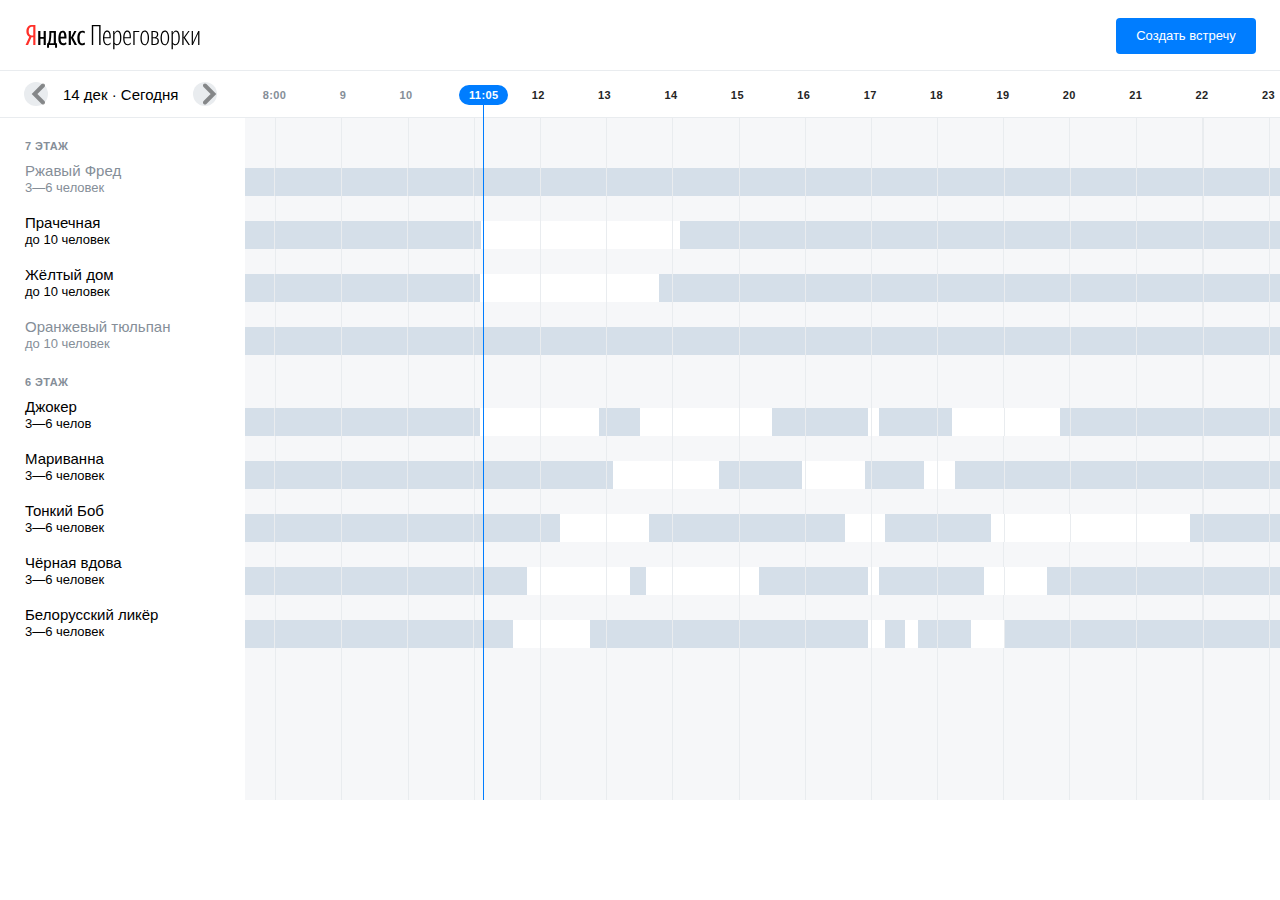
<file: index.html>
<!DOCTYPE html>
<html lang="ru">

<head>
    <meta charset="UTF-8">
    <meta name="viewport" content="width=device-width, initial-scale=1.0">
    <meta http-equiv="X-UA-Compatible" content="ie=edge">
    <link rel="stylesheet" href="styles/style.css">
    <link rel="stylesheet" href="styles/style-mobile.css">
    <title>Document</title>
</head>

<body>
    <div class="modal-new-meet">
        <div class="modal-new-meet_panel">
            <div class="modal-new-meet_container">
                <img class="modal-new-meet_icon" src="assets/emoji2.png" alt="">
                <div class="modal-new-meet_title">Встреча создана!</div>
                <div class="modal-new-meet_subtitle">14 декабря, 15:00—17:00</div>
                <div class="modal-new-meet_floor">Готем · 4 этаж</div>
                <a class="modal-new-meet_button" href="index.html">Хорошо</a>
            </div>
        </div>
    </div>
    <header>
        <div class="header_container">
            <img class="header_logo" src="assets/logo.svg" alt="">
            <a href="new-meet.html" class="header_button">Создать встречу</a>
        </div>
        <div class="timebar_date-container timebar_date-container-mobile">
            <div class="calendar" id="calendar_1">
                <div class="calendar_container">
                    <div class="calendar_december">
                        <div class="calendar_month-title">
                            Декабрь
                        </div>
                        <div class="calendar_table">
                            <table>
                                <tr>
                                    <th>ПН</th>
                                    <td>1</td>
                                    <td>8</td>
                                    <td>15</td>
                                    <td>22</td>
                                    <td>29</td>
                                </tr>
                                <tr>
                                    <th>ВТ</th>
                                    <td>2</td>
                                    <td>9</td>
                                    <td>16</td>
                                    <td>23</td>
                                    <td>30</td>
                                </tr>
                                <tr>
                                    <th>СР</th>
                                    <td>3</td>
                                    <td>10</td>
                                    <td>17</td>
                                    <td>24</td>
                                    <td>31</td>
                                </tr>
                                <tr>
                                    <th>ЧТ</th>
                                    <td>4</td>
                                    <td>11</td>
                                    <td>18</td>
                                    <td>25</td>
                                    <td class="td_light">1</td>
                                </tr>
                                <tr>
                                    <th>ПТ</th>
                                    <td>5</td>
                                    <td>12</td>
                                    <td>19</td>
                                    <td>26</td>
                                    <td class="td_light">2</td>
                                </tr>
                                <tr>
                                    <th>СБ</th>
                                    <td>6</td>
                                    <td>13</td>
                                    <td>20</td>
                                    <td>27</td>
                                    <td class="td_light">3</td>
                                </tr>
                                <tr>
                                    <th>ВС</th>
                                    <td>7</td>
                                    <td class="td_today">14</td>
                                    <td>21</td>
                                    <td>28</td>
                                    <td class="td_light">4</td>
                                </tr>
                            </table>
                        </div>
                    </div>
                    <div class="calendar_january">
                        <div class="calendar_month-title">
                            Январь
                        </div>
                        <div class="calendar_table">
                            <table>
                                <tr>
                                    <th>ПН</th>
                                    <td>1</td>
                                    <td>8</td>
                                    <td>15</td>
                                    <td>22</td>
                                    <td>29</td>
                                </tr>
                                <tr>
                                    <th>ВТ</th>
                                    <td>2</td>
                                    <td>9</td>
                                    <td>16</td>
                                    <td>23</td>
                                    <td>30</td>
                                </tr>
                                <tr>
                                    <th>СР</th>
                                    <td>3</td>
                                    <td>10</td>
                                    <td>17</td>
                                    <td>24</td>
                                    <td>31</td>
                                </tr>
                                <tr>
                                    <th>ЧТ</th>
                                    <td>4</td>
                                    <td>11</td>
                                    <td>18</td>
                                    <td>25</td>
                                    <td class="td_light">1</td>
                                </tr>
                                <tr>
                                    <th>ПТ</th>
                                    <td>5</td>
                                    <td>12</td>
                                    <td>19</td>
                                    <td>26</td>
                                    <td class="td_light">2</td>
                                </tr>
                                <tr>
                                    <th>СБ</th>
                                    <td>6</td>
                                    <td>13</td>
                                    <td>20</td>
                                    <td>27</td>
                                    <td class="td_light">3</td>
                                </tr>
                                <tr>
                                    <th>ВС</th>
                                    <td>7</td>
                                    <td>14</td>
                                    <td>21</td>
                                    <td>28</td>
                                    <td class="td_light">4</td>
                                </tr>
                            </table>
                        </div>
                    </div>
                    <div class="calendar_february">
                        <div class="calendar_month-title">
                            Февраль
                        </div>
                        <div class="calendar_table">
                            <table>
                                <tr>
                                    <th>ПН</th>
                                    <td>1</td>
                                    <td>8</td>
                                    <td>15</td>
                                    <td>22</td>
                                    <td class="td_light">29</td>
                                </tr>
                                <tr>
                                    <th>ВТ</th>
                                    <td>2</td>
                                    <td>9</td>
                                    <td>16</td>
                                    <td>23</td>
                                    <td class="td_light">30</td>
                                </tr>
                                <tr>
                                    <th>СР</th>
                                    <td>3</td>
                                    <td>10</td>
                                    <td>17</td>
                                    <td>24</td>
                                    <td class="td_light">31</td>
                                </tr>
                                <tr>
                                    <th>ЧТ</th>
                                    <td>4</td>
                                    <td>11</td>
                                    <td>18</td>
                                    <td>25</td>
                                    <td class="td_light">1</td>
                                </tr>
                                <tr>
                                    <th>ПТ</th>
                                    <td>5</td>
                                    <td>12</td>
                                    <td>19</td>
                                    <td>26</td>
                                    <td class="td_light">2</td>
                                </tr>
                                <tr>
                                    <th>СБ</th>
                                    <td>6</td>
                                    <td>13</td>
                                    <td>20</td>
                                    <td>27</td>
                                    <td class="td_light">3</td>
                                </tr>
                                <tr>
                                    <th>ВС</th>
                                    <td>7</td>
                                    <td>14</td>
                                    <td>21</td>
                                    <td>28</td>
                                    <td class="td_light">4</td>
                                </tr>
                            </table>
                        </div>
                    </div>
                </div>
            </div>
            <div class="timebar_mobile-container">
                <div class="timebar_arrow-container">
                    <img class="timebar_img_left" src="assets/arrow2.svg" alt="">
                </div>
                <a class="timebar_date" id="timebar_date1">14 дек · Сегодня</a>
                <div class=timebar_arrow-container>
                    <img class="timebar_img_right" src="assets/arrow.svg" alt="">
                </div>
            </div>
        </div>
    </header>

    <main>
        <div class="timebar">
            <div class="timebar_main-container">
                <div class="timebar_date-container">
                    <div class="timebar_mobile-container">
                        <div class="calendar" id="calendar_2">
                            <div class="calendar_container">
                                <div class="calendar_december">
                                    <div class="calendar_month-title">
                                        Декабрь
                                    </div>
                                    <div class="calendar_table">
                                        <table>
                                            <tr>
                                                <th>ПН</th>
                                                <td>1</td>
                                                <td>8</td>
                                                <td>15</td>
                                                <td>22</td>
                                                <td>29</td>
                                            </tr>
                                            <tr>
                                                <th>ВТ</th>
                                                <td>2</td>
                                                <td>9</td>
                                                <td>16</td>
                                                <td>23</td>
                                                <td>30</td>
                                            </tr>
                                            <tr>
                                                <th>СР</th>
                                                <td>3</td>
                                                <td>10</td>
                                                <td>17</td>
                                                <td>24</td>
                                                <td>31</td>
                                            </tr>
                                            <tr>
                                                <th>ЧТ</th>
                                                <td>4</td>
                                                <td>11</td>
                                                <td>18</td>
                                                <td>25</td>
                                                <td class="td_light">1</td>
                                            </tr>
                                            <tr>
                                                <th>ПТ</th>
                                                <td>5</td>
                                                <td>12</td>
                                                <td>19</td>
                                                <td>26</td>
                                                <td class="td_light">2</td>
                                            </tr>
                                            <tr>
                                                <th>СБ</th>
                                                <td>6</td>
                                                <td>13</td>
                                                <td>20</td>
                                                <td>27</td>
                                                <td class="td_light">3</td>
                                            </tr>
                                            <tr>
                                                <th>ВС</th>
                                                <td>7</td>
                                                <td class="td_today">14</td>
                                                <td>21</td>
                                                <td>28</td>
                                                <td class="td_light">4</td>
                                            </tr>
                                        </table>
                                    </div>
                                </div>
                                <div class="calendar_january">
                                    <div class="calendar_month-title">
                                        Январь
                                    </div>
                                    <div class="calendar_table">
                                        <table>
                                            <tr>
                                                <th>ПН</th>
                                                <td>1</td>
                                                <td>8</td>
                                                <td>15</td>
                                                <td>22</td>
                                                <td>29</td>
                                            </tr>
                                            <tr>
                                                <th>ВТ</th>
                                                <td>2</td>
                                                <td>9</td>
                                                <td>16</td>
                                                <td>23</td>
                                                <td>30</td>
                                            </tr>
                                            <tr>
                                                <th>СР</th>
                                                <td>3</td>
                                                <td>10</td>
                                                <td>17</td>
                                                <td>24</td>
                                                <td>31</td>
                                            </tr>
                                            <tr>
                                                <th>ЧТ</th>
                                                <td>4</td>
                                                <td>11</td>
                                                <td>18</td>
                                                <td>25</td>
                                                <td class="td_light">1</td>
                                            </tr>
                                            <tr>
                                                <th>ПТ</th>
                                                <td>5</td>
                                                <td>12</td>
                                                <td>19</td>
                                                <td>26</td>
                                                <td class="td_light">2</td>
                                            </tr>
                                            <tr>
                                                <th>СБ</th>
                                                <td>6</td>
                                                <td>13</td>
                                                <td>20</td>
                                                <td>27</td>
                                                <td class="td_light">3</td>
                                            </tr>
                                            <tr>
                                                <th>ВС</th>
                                                <td>7</td>
                                                <td>14</td>
                                                <td>21</td>
                                                <td>28</td>
                                                <td class="td_light">4</td>
                                            </tr>
                                        </table>
                                    </div>
                                </div>
                                <div class="calendar_february">
                                    <div class="calendar_month-title">
                                        Февраль
                                    </div>
                                    <div class="calendar_table">
                                        <table>
                                            <tr>
                                                <th>ПН</th>
                                                <td>1</td>
                                                <td>8</td>
                                                <td>15</td>
                                                <td>22</td>
                                                <td class="td_light">29</td>
                                            </tr>
                                            <tr>
                                                <th>ВТ</th>
                                                <td>2</td>
                                                <td>9</td>
                                                <td>16</td>
                                                <td>23</td>
                                                <td class="td_light">30</td>
                                            </tr>
                                            <tr>
                                                <th>СР</th>
                                                <td>3</td>
                                                <td>10</td>
                                                <td>17</td>
                                                <td>24</td>
                                                <td class="td_light">31</td>
                                            </tr>
                                            <tr>
                                                <th>ЧТ</th>
                                                <td>4</td>
                                                <td>11</td>
                                                <td>18</td>
                                                <td>25</td>
                                                <td class="td_light">1</td>
                                            </tr>
                                            <tr>
                                                <th>ПТ</th>
                                                <td>5</td>
                                                <td>12</td>
                                                <td>19</td>
                                                <td>26</td>
                                                <td class="td_light">2</td>
                                            </tr>
                                            <tr>
                                                <th>СБ</th>
                                                <td>6</td>
                                                <td>13</td>
                                                <td>20</td>
                                                <td>27</td>
                                                <td class="td_light">3</td>
                                            </tr>
                                            <tr>
                                                <th>ВС</th>
                                                <td>7</td>
                                                <td>14</td>
                                                <td>21</td>
                                                <td>28</td>
                                                <td class="td_light">4</td>
                                            </tr>
                                        </table>
                                    </div>
                                </div>
                            </div>
                        </div>
                        <div class="timebar_arrow-container">
                            <img class="timebar_img_left" src="assets/arrow2.svg" alt="">
                        </div>
                        <a class="timebar_date" id="timebar_date2">14 дек · Сегодня</a>
                        <div class=timebar_arrow-container>
                            <img class="timebar_img_right" src="assets/arrow.svg" alt="">
                        </div>
                    </div>
                </div>

                <div class="timebar_time-container">
                    <span class="time-container_hours time-container_hours_passed">8:00</span>
                    <span class="time-container_hours time-container_hours_passed">9</span>
                    <span class="time-container_hours time-container_hours_passed">10</span>
                    <span class="time-container_hours time-container_hours_passed time-container_hours_now">11
                        <div class="time-now">
                            <div class="time-now_ellips">
                                <div class="time-now-container">11:05</div>
                            </div>
                            <div class="time-now_line"></div>
                        </div>
                    </span>
                    <span class="time-container_hours">12</span>
                    <span class="time-container_hours">13</span>
                    <span class="time-container_hours">14</span>
                    <span class="time-container_hours">15</span>
                    <span class="time-container_hours">16</span>
                    <span class="time-container_hours">17</span>
                    <span class="time-container_hours">18</span>
                    <span class="time-container_hours">19</span>
                    <span class="time-container_hours">20</span>
                    <span class="time-container_hours">21</span>
                    <span class="time-container_hours">22</span>
                    <span class="time-container_hours">23</span>
                </div>
            </div>
        </div>

        <div class="main-container">
            <div class="leftbar">
                <div class="floor floor-line">
                    <div class="floor_row floor_row-first">
                        <div class="floor_name floor_name-first">7 ЭТАЖ</div>
                    </div>
                    <div class="floor_row floor_row_completed">
                        <div class="room">
                            <div class="room_title">Ржавый Фред</div>
                            <div class="room_subtitile">3—6 человек</div>
                        </div>
                    </div>
                    <div class="floor_row">
                        <div class="room">
                            <div class="room_title">Прачечная</div>
                            <div class="room_subtitile">до 10 человек</div>
                        </div>
                    </div>

                    <div class="floor_row">
                        <div class="room">
                            <div class="room_title">Жёлтый дом</div>
                            <div class="room_subtitile">до 10 человек</div>
                        </div>
                    </div>
                    <div class="floor_row floor_row_completed">
                        <div class="room">
                            <div class="room_title">Оранжевый тюльпан</div>
                            <div class="room_subtitile">до 10 человек</div>
                        </div>
                    </div>
                </div>

                <div class="floor">
                    <div class="floor_row floor_row-first">
                        <div class="floor_name">6 ЭТАЖ</div>
                    </div>
                    <div class="floor_row">
                        <div class="room">
                            <div class="room_title">Джокер</div>
                            <div class="room_subtitile">3—6 челов</div>
                        </div>

                    </div>
                    <div class="floor_row">
                        <div class="room">
                            <div class="room_title">Мариванна</div>
                            <div class="room_subtitile">3—6 человек</div>
                        </div>
                    </div>

                    <div class="floor_row">
                        <div class="room">
                            <div class="room_title">Тонкий Боб</div>
                            <div class="room_subtitile">3—6 человек</div>
                        </div>
                    </div>
                    <div class="floor_row">
                        <div class="room">
                            <div class="room_title">Чёрная вдова</div>
                            <div class="room_subtitile">3—6 человек</div>
                        </div>
                    </div>
                    <div class="floor_row">
                        <div class="room">
                            <div class="room_title">Белорусский ликёр</div>
                            <div class="room_subtitile">3—6 человек</div>
                        </div>
                    </div>
                </div>
            </div>
            <div class="table-container">
                <div class="linear-back">
                    <div class="linear-back_container">
                        <span class="linear-back_cell"></span>
                        <span class="linear-back_cell"></span>
                        <span class="linear-back_cell"></span>
                        <span class="linear-back_cell"></span>
                        <span class="linear-back_cell"></span>
                        <span class="linear-back_cell"></span>
                        <span class="linear-back_cell"></span>
                        <span class="linear-back_cell"></span>
                        <span class="linear-back_cell"></span>
                        <span class="linear-back_cell"></span>
                        <span class="linear-back_cell"></span>
                        <span class="linear-back_cell"></span>
                        <span class="linear-back_cell"></span>
                        <span class="linear-back_cell"></span>
                        <span class="linear-back_cell"></span>
                        <span class="linear-back_cell double-line"></span>
                    </div>
                </div>
                <div class="table-container_rows">
                    <div class="floor">
                        <div class="floor_row floor_row-tablet floor_row-first">

                        </div>

                        <div class="floor_row floor_row-tablet">
                            <div class="floor_mobile-title floor_mobile-title_disabled">Ржавый Фред</div>
                            <div class="floor_lasthour"></div>
                            <div class="floor_table-hour floor_table-hour_completed row_1">
                                <div class="table-hour_1-block dark"></div>
                                <div class="table-hour_2-block"></div>
                                <div class="table-hour_3-block dark"></div>
                            </div>
                            <div class="floor_table-hour floor_table-hour_completed row_1">
                                <div class="table-hour_1-block dark"></div>
                                <div class="table-hour_2-block"></div>
                                <div class="table-hour_3-block dark"></div>
                            </div>
                            <div class="floor_table-hour floor_table-hour_completed row_1">
                                <div class="table-hour_1-block dark"></div>
                                <div class="table-hour_2-block"></div>
                                <div class="table-hour_3-block dark"></div>
                            </div>
                            <div class="floor_table-hour floor_table-hour_completed row_1">
                                <div class="table-hour_1-block dark"></div>
                                <div class="table-hour_2-block"></div>
                                <div class="table-hour_3-block dark"></div>
                            </div>
                            <div class="floor_table-hour floor_table-hour_completed row_1">
                                <div class="table-hour_1-block dark"></div>
                                <div class="table-hour_2-block"></div>
                                <div class="table-hour_3-block dark"></div>
                            </div>
                            <div class="floor_table-hour floor_table-hour_completed row_1">
                                <div class="table-hour_1-block dark"></div>
                                <div class="table-hour_2-block"></div>
                                <div class="table-hour_3-block dark"></div>
                            </div>
                            <div class="floor_table-hour floor_table-hour_completed row_1">
                                <div class="table-hour_1-block dark"></div>
                                <div class="table-hour_2-block"></div>
                                <div class="table-hour_3-block dark"></div>
                            </div>
                            <div class="floor_table-hour floor_table-hour_completed row_1">
                                <div class="table-hour_1-block dark"></div>
                                <div class="table-hour_2-block"></div>
                                <div class="table-hour_3-block dark"></div>
                                <div class="modal-in-cell display_none" id='meeting_1'>
                                    <div class="modal-in-cell_closeicon">
                                        <a class="link" src="edit-meet.html">
                                            <img class="link" src="assets/edit.svg" alt="">
                                        </a>
                                    </div>
                                    <div class="modal-in-cell_container">
                                        <div class="modal-in-cell_title">Рассуждения о высоком</div>
                                        <div class="modal-in-cell_subtitle">14 декабря, 7:30—23:00 · Ржавый Фред</div>
                                        <div class="modal-in-cell_users">
                                            <img src="assets/white-darth-vader-24.ico" alt="">
                                            <span>Дарт Вейдер </span>
                                            <span>и 12 участников</span>
                                        </div>
                                    </div>
                                </div>
                            </div>
                            <div class="floor_table-hour floor_table-hour_completed row_1">
                                <div class="table-hour_1-block dark"></div>
                                <div class="table-hour_2-block"></div>
                                <div class="table-hour_3-block dark"></div>
                            </div>
                            <div class="floor_table-hour floor_table-hour_completed row_1">
                                <div class="table-hour_1-block dark"></div>
                                <div class="table-hour_2-block"></div>
                                <div class="table-hour_3-block dark"></div>
                            </div>
                            <div class="floor_table-hour floor_table-hour_completed row_1">
                                <div class="table-hour_1-block dark"></div>
                                <div class="table-hour_2-block"></div>
                                <div class="table-hour_3-block dark"></div>
                            </div>
                            <div class="floor_table-hour floor_table-hour_completed row_1">
                                <div class="table-hour_1-block dark"></div>
                                <div class="table-hour_2-block"></div>
                                <div class="table-hour_3-block dark"></div>
                            </div>
                            <div class="floor_table-hour floor_table-hour_completed row_1">
                                <div class="table-hour_1-block dark"></div>
                                <div class="table-hour_2-block"></div>
                                <div class="table-hour_3-block dark"></div>
                            </div>
                            <div class="floor_table-hour floor_table-hour_completed row_1">
                                <div class="table-hour_1-block dark"></div>
                                <div class="table-hour_2-block"></div>
                                <div class="table-hour_3-block dark"></div>
                            </div>
                            <div class="floor_table-hour floor_table-hour_completed row_1">
                                <div class="table-hour_1-block dark"></div>
                                <div class="table-hour_2-block"></div>
                                <div class="table-hour_3-block dark"></div>
                            </div>
                            <div class="floor_table-hour floor_table-hour_completed row_1">
                                <div class="table-hour_1-block dark"></div>
                                <div class="table-hour_2-block"></div>
                                <div class="table-hour_3-block dark"></div>
                            </div>
                        </div>

                        <div class="floor_row floor_row-tablet">
                            <div class="floor_mobile-title">Прачечная</div>
                            <div class="floor_lasthour"></div>
                            <div class="floor_table-hour floor_table-hour_completed row_2">
                                <div class="table-hour_1-block dark"></div>
                                <div class="table-hour_2-block"></div>
                                <div class="table-hour_3-block dark"></div>
                            </div>
                            <div class="floor_table-hour floor_table-hour_completed row_2">
                                <div class="table-hour_1-block dark"></div>
                                <div class="table-hour_2-block"></div>
                                <div class="table-hour_3-block dark"></div>
                            </div>
                            <div class="floor_table-hour floor_table-hour_completed row_2">
                                <div class="table-hour_1-block dark"></div>
                                <div class="table-hour_2-block"></div>
                                <div class="table-hour_3-block dark"></div>
                            </div>
                            <div class="floor_table-hour floor_table-hour_completed row_2">
                                <div class="table-hour_1-block dark"></div>
                                <div class="table-hour_2-block"></div>
                                <div class="table-hour_3-block dark"></div>
                                <div class="modal-in-cell display_none" id='meeting_2'>
                                    <div class="modal-in-cell_closeicon">
                                        <a class="link" src="edit-meet.html">
                                            <img class="link" src="assets/edit.svg" alt="">
                                        </a>
                                    </div>
                                    <div class="modal-in-cell_container">
                                        <div class="modal-in-cell_title">Рассуждения о высоком</div>
                                        <div class="modal-in-cell_subtitle">14 декабря, 15:00—17:00 · Прачечная</div>
                                        <div class="modal-in-cell_users">
                                            <img src="assets/white-darth-vader-24.ico" alt="">
                                            <span>Дарт Вейдер </span>
                                            <span>и 12 участников</span>
                                        </div>
                                    </div>
                                </div>
                            </div>
                            <div class="floor_table-hour row_2">
                                <div class="table-hour_1-block dark"></div>
                                <div class="table-hour_2-block"></div>
                                <div class="table-hour_3-block dark"></div>
                                <a href="new-meet.html" class="floor_button floor_button_button-line1">
                                    <span>+</span>
                                </a>
                            </div>
                            <div class="floor_table-hour row_2">
                                <div class="table-hour_1-block dark"></div>
                                <div class="table-hour_2-block"></div>
                                <div class="table-hour_3-block dark"></div>
                                <a href="new-meet.html" class="floor_button floor_button_button-line1">
                                    <span>+</span>
                                </a>
                            </div>
                            <div class="floor_table-hour row_2">
                                <div class="table-hour_1-block dark"></div>
                                <div class="table-hour_2-block"></div>
                                <div class="table-hour_3-block dark"></div>
                                <a href="new-meet.html" class="floor_button floor_button_button-line1">
                                    <span>+</span>
                                </a>
                            </div>
                            <div class="floor_table-hour floor_table-hour_nobutton row_2">
                                <div class="table-hour_1-block dark"></div>
                                <div class="table-hour_2-block"></div>
                                <div class="table-hour_1-block dark"></div>
                            </div>
                            <div class="floor_table-hour floor_table-hour_completed row_2">
                                <div class="table-hour_1-block dark"></div>
                                <div class="table-hour_2-block"></div>
                                <div class="table-hour_3-block dark"></div>
                            </div>
                            <div class="floor_table-hour floor_table-hour_completed row_2">
                                <div class="table-hour_1-block dark"></div>
                                <div class="table-hour_2-block"></div>
                                <div class="table-hour_3-block dark"></div>
                            </div>
                            <div class="floor_table-hour floor_table-hour_completed row_2">
                                <div class="table-hour_1-block dark"></div>
                                <div class="table-hour_2-block"></div>
                                <div class="table-hour_3-block dark"></div>
                            </div>
                            <div class="floor_table-hour floor_table-hour_completed row_2">
                                <div class="table-hour_1-block dark"></div>
                                <div class="table-hour_2-block"></div>
                                <div class="table-hour_3-block dark"></div>

                                <div class="modal-in-cell display_none" id='meeting_3'>
                                    <div class="modal-in-cell_closeicon">
                                        <a class="link" src="edit-meet.html">
                                            <img class="link" src="assets/edit.svg" alt="">
                                        </a>
                                    </div>
                                    <div class="modal-in-cell_container">
                                        <div class="modal-in-cell_title">Рассуждения о высоком</div>
                                        <div class="modal-in-cell_subtitle">14 декабря, 8:30—11:05 · Жёлтый дом</div>
                                        <div class="modal-in-cell_users">
                                            <img src="assets/white-darth-vader-24.ico" alt="">
                                            <span>Дарт Вейдер </span>
                                            <span>и 12 участников</span>
                                        </div>
                                    </div>
                                </div>
                            </div>
                            <div class="floor_table-hour floor_table-hour_completed row_2">
                                <div class="table-hour_1-block dark"></div>
                                <div class="table-hour_2-block"></div>
                                <div class="table-hour_3-block dark"></div>
                            </div>
                            <div class="floor_table-hour floor_table-hour_completed row_2">
                                <div class="table-hour_1-block dark"></div>
                                <div class="table-hour_2-block"></div>
                                <div class="table-hour_3-block dark"></div>
                            </div>
                            <div class="floor_table-hour floor_table-hour_completed row_2">
                                <div class="table-hour_1-block dark"></div>
                                <div class="table-hour_2-block"></div>
                                <div class="table-hour_3-block dark"></div>
                            </div>
                            <div class="floor_table-hour floor_table-hour_completed row_2">
                                <div class="table-hour_1-block dark"></div>
                                <div class="table-hour_2-block"></div>
                                <div class="table-hour_3-block dark"></div>
                            </div>
                        </div>

                        <div class="floor_row floor_row-tablet">
                            <div class="floor_mobile-title">Жёлтый дом</div>
                            <div class="floor_lasthour"></div>
                            <div class="floor_table-hour floor_table-hour_completed row_3">
                                <div class="table-hour_1-block dark"></div>
                                <div class="table-hour_2-block"></div>
                                <div class="table-hour_3-block dark"></div>
                            </div>
                            <div class="floor_table-hour floor_table-hour_completed row_3">
                                <div class="table-hour_1-block dark"></div>
                                <div class="table-hour_2-block"></div>
                                <div class="table-hour_3-block dark"></div>
                            </div>
                            <div class="floor_table-hour floor_table-hour_completed row_3">
                                <div class="table-hour_1-block dark"></div>
                                <div class="table-hour_2-block"></div>
                                <div class="table-hour_3-block dark"></div>
                            </div>
                            <div class="floor_table-hour floor_table-hour_completed row_3">
                                <div class="table-hour_1-block dark"></div>
                                <div class="table-hour_2-block"></div>
                                <div class="table-hour_3-block dark"></div>
                                <div class="modal-in-cell display_none" id='meeting_4'>
                                    <div class="modal-in-cell_closeicon">
                                        <a class="link" src="edit-meet.html">
                                            <img class="link" src="assets/edit.svg" alt="">
                                        </a>
                                    </div>
                                    <div class="modal-in-cell_container">
                                        <div class="modal-in-cell_title">Рассуждения о высоком</div>
                                        <div class="modal-in-cell_subtitle">14 декабря, 13:50—23:00 · Жёлтый дом</div>
                                        <div class="modal-in-cell_users">
                                            <img src="assets/white-darth-vader-24.ico" alt="">
                                            <span>Дарт Вейдер </span>
                                            <span>и 12 участников</span>
                                        </div>
                                    </div>
                                </div>
                            </div>
                            <div class="floor_table-hour row_3">
                                <div class="table-hour_1-block dark"></div>
                                <div class="table-hour_2-block"></div>
                                <div class="table-hour_3-block dark"></div>
                                <a href="new-meet.html" class="floor_button floor_button_button-line2">
                                    <span>+</span>
                                </a>
                            </div>
                            <div class="floor_table-hour  row_3">
                                <div class="table-hour_1-block dark"></div>
                                <div class="table-hour_2-block"></div>
                                <div class="table-hour_3-block dark"></div>
                                <a href="new-meet.html" class="floor_button floor_button_button-line2">
                                    <span>+</span>
                                </a>
                            </div>
                            <div class="floor_table-hour  row_3">
                                <a href="new-meet.html" class="floor_button floor_button_button-line2">
                                    <span>+</span>
                                </a>
                                <div class="table-hour_1-block dark"></div>
                                <div class="table-hour_2-block"></div>
                                <div class="table-hour_3-block dark"></div>
                            </div>
                            <div class="floor_table-hour floor_table-hour_completed row_3">
                                <div class="table-hour_1-block dark"></div>
                                <div class="table-hour_2-block"></div>
                                <div class="table-hour_3-block dark"></div>
                            </div>
                            <div class="floor_table-hour floor_table-hour_completed row_3">
                                <div class="table-hour_1-block dark"></div>
                                <div class="table-hour_2-block"></div>
                                <div class="table-hour_3-block dark"></div>
                            </div>
                            <div class="floor_table-hour floor_table-hour_completed row_3">
                                <div class="table-hour_1-block dark"></div>
                                <div class="table-hour_2-block"></div>
                                <div class="table-hour_3-block dark"></div>
                            </div>
                            <div class="floor_table-hour floor_table-hour_completed row_3">
                                <div class="table-hour_1-block dark"></div>
                                <div class="table-hour_2-block"></div>
                                <div class="table-hour_3-block dark"></div>
                            </div>
                            <div class="floor_table-hour floor_table-hour_completed row_3">
                                <div class="table-hour_1-block dark"></div>
                                <div class="table-hour_2-block"></div>
                                <div class="table-hour_3-block dark"></div>
                                <div class="modal-in-cell display_none" id='meeting_5'>
                                    <div class="modal-in-cell_closeicon">
                                        <a class="link" src="edit-meet.html">
                                            <img class="link" src="assets/edit.svg" alt="">
                                        </a>
                                    </div>
                                    <div class="modal-in-cell_container">
                                        <div class="modal-in-cell_title">Рассуждения о высоком</div>
                                        <div class="modal-in-cell_subtitle">14 декабря, 14:05—23:00 · Жёлтый дом</div>
                                        <div class="modal-in-cell_users">
                                            <img src="assets/white-darth-vader-24.ico" alt="">
                                            <span>Дарт Вейдер </span>
                                            <span>и 12 участников</span>
                                        </div>
                                    </div>
                                </div>
                            </div>
                            <div class="floor_table-hour floor_table-hour_completed row_3">
                                <div class="table-hour_1-block dark"></div>
                                <div class="table-hour_2-block"></div>
                                <div class="table-hour_3-block dark"></div>
                            </div>
                            <div class="floor_table-hour floor_table-hour_completed row_3">
                                <div class="table-hour_1-block dark"></div>
                                <div class="table-hour_2-block"></div>
                                <div class="table-hour_3-block dark"></div>
                            </div>
                            <div class="floor_table-hour floor_table-hour_completed row_3">
                                <div class="table-hour_1-block dark"></div>
                                <div class="table-hour_2-block"></div>
                                <div class="table-hour_3-block dark"></div>
                            </div>
                            <div class="floor_table-hour floor_table-hour_completed row_3">
                                <div class="table-hour_1-block dark"></div>
                                <div class="table-hour_2-block"></div>
                                <div class="table-hour_3-block dark"></div>
                            </div>
                        </div>

                        <div class="floor_row floor_row-tablet">
                            <div class="floor_mobile-title floor_mobile-title_disabled">Оранжевый тюльпан</div>
                            <div class="floor_lasthour"></div>
                            <div class="floor_table-hour floor_table-hour_completed row_4">
                                <div class="table-hour_1-block dark"></div>
                                <div class="table-hour_2-block"></div>
                                <div class="table-hour_3-block dark"></div>
                            </div>
                            <div class="floor_table-hour floor_table-hour_completed row_4">
                                <div class="table-hour_1-block dark"></div>
                                <div class="table-hour_2-block"></div>
                                <div class="table-hour_3-block dark"></div>
                            </div>
                            <div class="floor_table-hour floor_table-hour_completed row_4">
                                <div class="table-hour_1-block dark"></div>
                                <div class="table-hour_2-block"></div>
                                <div class="table-hour_3-block dark"></div>
                            </div>
                            <div class="floor_table-hour floor_table-hour_completed row_4">
                                <div class="table-hour_1-block dark"></div>
                                <div class="table-hour_2-block"></div>
                                <div class="table-hour_3-block dark"></div>
                            </div>
                            <div class="floor_table-hour floor_table-hour_completed row_4">
                                <div class="table-hour_1-block dark"></div>
                                <div class="table-hour_2-block"></div>
                                <div class="table-hour_3-block dark"></div>
                            </div>
                            <div class="floor_table-hour floor_table-hour_completed row_4">
                                <div class="table-hour_1-block dark"></div>
                                <div class="table-hour_2-block"></div>
                                <div class="table-hour_3-block dark"></div>
                            </div>
                            <div class="floor_table-hour floor_table-hour_completed row_4">
                                <div class="table-hour_1-block dark"></div>
                                <div class="table-hour_2-block"></div>
                                <div class="table-hour_3-block dark"></div>
                            </div>
                            <div class="floor_table-hour floor_table-hour_completed row_4">
                                <div class="table-hour_1-block dark"></div>
                                <div class="table-hour_2-block"></div>
                                <div class="table-hour_3-block dark"></div>

                                <div class="modal-in-cell display_none" id='meeting_6'>
                                    <div class="modal-in-cell_closeicon">
                                        <a class="link" src="edit-meet.html">
                                            <img class="link" src="assets/edit.svg" alt="">
                                        </a>
                                    </div>
                                    <div class="modal-in-cell_container">
                                        <div class="modal-in-cell_title">Рассуждения о высоком</div>
                                        <div class="modal-in-cell_subtitle">14 декабря, 8:30—23:00 · Оранжевый тюльпан</div>
                                        <div class="modal-in-cell_users">
                                            <img src="assets/white-darth-vader-24.ico" alt="">
                                            <span>Дарт Вейдер </span>
                                            <span>и 12 участников</span>
                                        </div>
                                    </div>
                                </div>
                            </div>
                            <div class="floor_table-hour floor_table-hour_completed row_4">
                                <div class="table-hour_1-block dark"></div>
                                <div class="table-hour_2-block"></div>
                                <div class="table-hour_3-block dark"></div>
                            </div>
                            <div class="floor_table-hour floor_table-hour_completed row_4">
                                <div class="table-hour_1-block dark"></div>
                                <div class="table-hour_2-block"></div>
                                <div class="table-hour_3-block dark"></div>
                            </div>
                            <div class="floor_table-hour floor_table-hour_completed row_4">
                                <div class="table-hour_1-block dark"></div>
                                <div class="table-hour_2-block"></div>
                                <div class="table-hour_3-block dark"></div>
                            </div>
                            <div class="floor_table-hour floor_table-hour_completed row_4">
                                <div class="table-hour_1-block dark"></div>
                                <div class="table-hour_2-block"></div>
                                <div class="table-hour_3-block dark"></div>
                            </div>
                            <div class="floor_table-hour floor_table-hour_completed row_4">
                                <div class="table-hour_1-block dark"></div>
                                <div class="table-hour_2-block"></div>
                                <div class="table-hour_3-block dark"></div>
                            </div>
                            <div class="floor_table-hour floor_table-hour_completed row_4">
                                <div class="table-hour_1-block dark"></div>
                                <div class="table-hour_2-block"></div>
                                <div class="table-hour_3-block dark"></div>
                            </div>
                            <div class="floor_table-hour floor_table-hour_completed row_4">
                                <div class="table-hour_1-block dark"></div>
                                <div class="table-hour_2-block"></div>
                                <div class="table-hour_3-block dark"></div>
                            </div>
                            <div class="floor_table-hour floor_table-hour_completed row_4">
                                <div class="table-hour_1-block dark"></div>
                                <div class="table-hour_2-block"></div>
                                <div class="table-hour_3-block dark"></div>
                            </div>
                        </div>

                    </div>

                    <div class="floor">
                        <div class="floor_row floor_row-tablet floor_row-first">
                        </div>
                        <div class="floor_row floor_row-tablet">
                            <div class="floor_mobile-title">Джокер</div>
                            <div class="floor_lasthour"></div>
                            <div class="floor_table-hour floor_table-hour_completed row_5">
                                <div class="table-hour_1-block dark"></div>
                                <div class="table-hour_2-block"></div>
                                <div class="table-hour_3-block dark"></div>
                            </div>
                            <div class="floor_table-hour floor_table-hour_completed row_5">
                                <div class="table-hour_1-block dark"></div>
                                <div class="table-hour_2-block"></div>
                                <div class="table-hour_3-block dark"></div>
                            </div>
                            <div class="floor_table-hour floor_table-hour_completed row_5">
                                <div class="table-hour_1-block dark"></div>
                                <div class="table-hour_2-block"></div>
                                <div class="table-hour_3-block dark"></div>
                            </div>
                            <div class="floor_table-hour floor_table-hour_completed row_5">
                                <div class="table-hour_1-block dark"></div>
                                <div class="table-hour_2-block"></div>
                                <div class="table-hour_3-block dark"></div>
                                <div class="modal-in-cell display_none" id='meeting_7'>
                                    <div class="modal-in-cell_closeicon">
                                        <a class="link" src="edit-meet.html">
                                            <img class="link" src="assets/edit.svg" alt="">
                                        </a>
                                    </div>
                                    <div class="modal-in-cell_container">
                                        <div class="modal-in-cell_title">Рассуждения о высоком</div>
                                        <div class="modal-in-cell_subtitle">14 декабря, 8:00—11:05 · Джокер</div>
                                        <div class="modal-in-cell_users">
                                            <img src="assets/white-darth-vader-24.ico" alt="">
                                            <span>Дарт Вейдер </span>
                                            <span>и 12 участников</span>
                                        </div>
                                    </div>
                                </div>
                            </div>
                            <div class="floor_table-hour row_5">
                                <div class="table-hour_1-block dark"></div>
                                <div class="table-hour_2-block"></div>
                                <div class="table-hour_3-block dark"></div>
                                <a href="new-meet.html" class="floor_button floor_button_button-line4">
                                    <span>+</span>
                                </a>
                            </div>
                            <div class="floor_table-hour row_5">
                                <a href="new-meet.html" class="floor_button floor_button_button-line4">
                                    <span>+</span>
                                </a>
                                <div class="table-hour_1-block dark"></div>
                                <div class="table-hour_2-block"></div>
                                <div class="table-hour_3-block dark"></div>
                            </div>
                            <div class="floor_table-hour row_5">
                                <div class="table-hour_1-block dark"></div>
                                <div class="table-hour_2-block"></div>
                                <div class="table-hour_3-block dark"></div>
                                <a href="new-meet.html" class="floor_button floor_button_button-line4">
                                    <span>+</span>
                                </a>
                                <div class="modal-in-cell display_none" id='meeting_8'>
                                    <div class="modal-in-cell_closeicon">
                                        <a class="link" src="edit-meet.html">
                                            <img class="link" src="assets/edit.svg" alt="">
                                        </a>
                                    </div>
                                    <div class="modal-in-cell_container">
                                        <div class="modal-in-cell_title">Рассуждения о высоком</div>
                                        <div class="modal-in-cell_subtitle">14 декабря, 12:50—13:30 · Джокер</div>
                                        <div class="modal-in-cell_users">
                                            <img src="assets/white-darth-vader-24.ico" alt="">
                                            <span>Дарт Вейдер </span>
                                            <span>и 12 участников</span>
                                        </div>
                                    </div>
                                </div>
                            </div>
                            <div class="floor_table-hour  row_5">
                                <div class="table-hour_1-block dark"></div>
                                <div class="table-hour_2-block"></div>
                                <div class="table-hour_3-block dark"></div>
                                <a href="new-meet.html" class="floor_button floor_button_button-line4">
                                    <span>+</span>
                                </a>
                            </div>
                            <div class="floor_table-hour  row_5">
                                <a href="new-meet.html" class="floor_button floor_button_button-line4">
                                    <span>+</span>
                                </a>
                                <div class="table-hour_1-block dark"></div>
                                <div class="table-hour_2-block"></div>
                                <div class="table-hour_3-block dark"></div>
                            </div>
                            <div class="floor_table-hour floor_table-hour_nobutton row_5">
                                <div class="table-hour_1-block dark"></div>
                                <div class="table-hour_2-block"></div>
                                <div class="table-hour_3-block dark"></div>
                                <div class="modal-in-cell display_none" id='meeting_9'>
                                    <div class="modal-in-cell_closeicon">
                                        <a class="link" src="edit-meet.html">
                                            <img class="link" src="assets/edit.svg" alt="">
                                        </a>
                                    </div>
                                    <div class="modal-in-cell_container">
                                        <div class="modal-in-cell_title">Рассуждения о высоком</div>
                                        <div class="modal-in-cell_subtitle">14 декабря, 15:30—16:50 · Джокер</div>
                                        <div class="modal-in-cell_users">
                                            <img src="assets/white-darth-vader-24.ico" alt="">
                                            <span>Дарт Вейдер </span>
                                            <span>и 12 участников</span>
                                        </div>
                                    </div>
                                </div>
                            </div>
                            <div class="floor_table-hour floor_table-hour_nobutton row_5">
                                <div class="table-hour_1-block dark"></div>
                                <div class="table-hour_2-block"></div>
                                <div class="table-hour_3-block dark"></div>
                                <div class="modal-in-cell display_none" id='meeting_10'>
                                    <div class="modal-in-cell_closeicon">
                                        <a class="link" src="edit-meet.html">
                                            <img class="link" src="assets/edit.svg" alt="">
                                        </a>
                                    </div>
                                    <div class="modal-in-cell_container">
                                        <div class="modal-in-cell_title">Рассуждения о высоком</div>
                                        <div class="modal-in-cell_subtitle">14 декабря, 17:05—18:10 · Джокер</div>
                                        <div class="modal-in-cell_users">
                                            <img src="assets/white-darth-vader-24.ico" alt="">
                                            <span>Дарт Вейдер </span>
                                            <span>и 12 участников</span>
                                        </div>
                                    </div>
                                </div>
                            </div>
                            <div class="floor_table-hour row_5">
                                <div class="table-hour_1-block dark"></div>
                                <div class="table-hour_2-block"></div>
                                <div class="table-hour_3-block dark"></div>
                                <a href="new-meet.html" class="floor_button floor_button_button-line4">
                                    <span>+</span>
                                </a>
                            </div>
                            <div class="floor_table-hour row_5">
                                <a href="new-meet.html" class="floor_button floor_button_button-line4">
                                    <span>+</span>
                                </a>
                                <div class="table-hour_1-block dark"></div>
                                <div class="table-hour_2-block"></div>
                                <div class="table-hour_3-block dark"></div>

                            </div>
                            <div class="floor_table-hour floor_table-hour_completed row_5">
                                <div class="table-hour_1-block dark"></div>
                                <div class="table-hour_2-block"></div>
                                <div class="table-hour_3-block dark"></div>
                                <div class="modal-in-cell display_none" id='meeting_11'>
                                    <div class="modal-in-cell_closeicon">
                                        <a class="link" src="edit-meet.html">
                                            <img class="link" src="assets/edit.svg" alt="">
                                        </a>
                                    </div>
                                    <div class="modal-in-cell_container">
                                        <div class="modal-in-cell_title">Рассуждения о высоком</div>
                                        <div class="modal-in-cell_subtitle">14 декабря, 19:50—23:00 · Джокер</div>
                                        <div class="modal-in-cell_users">
                                            <img src="assets/white-darth-vader-24.ico" alt="">
                                            <span>Дарт Вейдер </span>
                                            <span>и 12 участников</span>
                                        </div>
                                    </div>
                                </div>
                            </div>
                            <div class="floor_table-hour floor_table-hour_completed row_5">
                                <div class="table-hour_1-block dark"></div>
                                <div class="table-hour_2-block"></div>
                                <div class="table-hour_3-block dark"></div>
                            </div>
                            <div class="floor_table-hour floor_table-hour_completed row_5">
                                <div class="table-hour_1-block dark"></div>
                                <div class="table-hour_2-block"></div>
                                <div class="table-hour_3-block dark"></div>
                            </div>
                        </div>

                        <div class="floor_row floor_row-tablet">
                            <div class="floor_mobile-title">Мариванна</div>
                            <div class="floor_lasthour"></div>
                            <div class="floor_table-hour floor_table-hour_completed row_6">
                                <div class="table-hour_1-block dark"></div>
                                <div class="table-hour_2-block"></div>
                                <div class="table-hour_3-block dark"></div>
                            </div>
                            <div class="floor_table-hour floor_table-hour_completed row_6">
                                <div class="table-hour_1-block dark"></div>
                                <div class="table-hour_2-block"></div>
                                <div class="table-hour_3-block dark"></div>
                            </div>
                            <div class="floor_table-hour floor_table-hour_completed row_6">
                                <div class="table-hour_1-block dark"></div>
                                <div class="table-hour_2-block"></div>
                                <div class="table-hour_3-block dark"></div>
                            </div>
                            <div class="floor_table-hour floor_table-hour_completed row_6">
                                <div class="table-hour_1-block dark"></div>
                                <div class="table-hour_2-block"></div>
                                <div class="table-hour_3-block dark"></div>
                            </div>
                            <div class="floor_table-hour floor_table-hour_completed row_6">
                                <div class="table-hour_1-block dark"></div>
                                <div class="table-hour_2-block"></div>
                                <div class="table-hour_3-block dark"></div>
                            </div>
                            <div class="floor_table-hour floor_table-hour_completed row_6">
                                <div class="table-hour_1-block dark"></div>
                                <div class="table-hour_2-block"></div>
                                <div class="table-hour_3-block dark"></div>
                                <div class="modal-in-cell display_none" id='meeting_12'>
                                    <div class="modal-in-cell_closeicon">
                                        <a class="link" src="edit-meet.html">
                                            <img class="link" src="assets/edit.svg" alt="">
                                        </a>
                                    </div>
                                    <div class="modal-in-cell_container">
                                        <div class="modal-in-cell_title">Рассуждения о высоком</div>
                                        <div class="modal-in-cell_subtitle">14 декабря, 8:30—13:10 · Мариванна</div>
                                        <div class="modal-in-cell_users">
                                            <img src="assets/white-darth-vader-24.ico" alt="">
                                            <span>Дарт Вейдер </span>
                                            <span>и 12 участников</span>
                                        </div>
                                    </div>
                                </div>
                            </div>
                            <div class="floor_table-hour  row_6">
                                <div class="table-hour_1-block dark"></div>
                                <div class="table-hour_2-block"></div>
                                <div class="table-hour_3-block dark"></div>
                                <a href="new-meet.html" class="floor_button floor_button_button-line5">
                                    <span>+</span>
                                </a>
                            </div>
                            <div class="floor_table-hour row_6">
                                <a href="new-meet.html" class="floor_button floor_button_button-line5">
                                    <span>+</span>
                                </a>
                                <div class="table-hour_1-block dark"></div>
                                <div class="table-hour_2-block"></div>
                                <div class="table-hour_3-block dark"></div>
                            </div>
                            <div class="floor_table-hour floor_table-hour_nobutton row_6">
                                <div class="table-hour_1-block dark"></div>
                                <div class="table-hour_2-block"></div>
                                <div class="table-hour_3-block dark"></div>
                                <div class="modal-in-cell display_none" id='meeting_13'>
                                    <div class="modal-in-cell_closeicon">
                                        <a class="link" src="edit-meet.html">
                                            <img class="link" src="assets/edit.svg" alt="">
                                        </a>
                                    </div>
                                    <div class="modal-in-cell_container">
                                        <div class="modal-in-cell_title">Рассуждения о высоком</div>
                                        <div class="modal-in-cell_subtitle">14 декабря, 14:40—15:55 · Мариванна</div>
                                        <div class="modal-in-cell_users">
                                            <img src="assets/white-darth-vader-24.ico" alt="">
                                            <span>Дарт Вейдер </span>
                                            <span>и 12 участников</span>
                                        </div>
                                    </div>
                                </div>
                            </div>
                            <div class="floor_table-hour row_6">
                                <a href="new-meet.html" class="floor_button floor_button_button-line5">
                                    <span>+</span>
                                </a>
                                <div class="table-hour_1-block dark"></div>
                                <div class="table-hour_2-block"></div>
                                <div class="table-hour_3-block dark"></div>
                            </div>
                            <div class="floor_table-hour floor_table-hour_nobutton row_6">
                                <div class="table-hour_1-block dark"></div>
                                <div class="table-hour_2-block"></div>
                                <div class="table-hour_3-block dark"></div>
                                <div class="modal-in-cell display_none" id='meeting_14'>
                                    <div class="modal-in-cell_closeicon">
                                        <a class="link" src="edit-meet.html">
                                            <img class="link" src="assets/edit.svg" alt="">
                                        </a>
                                    </div>
                                    <div class="modal-in-cell_container">
                                        <div class="modal-in-cell_title">Рассуждения о высоком</div>
                                        <div class="modal-in-cell_subtitle">14 декабря, 16:55—17:40 · Мариванна</div>
                                        <div class="modal-in-cell_users">
                                            <img src="assets/white-darth-vader-24.ico" alt="">
                                            <span>Дарт Вейдер </span>
                                            <span>и 12 участников</span>
                                        </div>
                                    </div>
                                </div>
                            </div>
                            <div class="floor_table-hour floor_table-hour_nobutton row_6">
                                <div class="table-hour_1-block dark"></div>
                                <div class="table-hour_2-block"></div>
                                <div class="table-hour_3-block dark"></div>
                            </div>
                            <div class="floor_table-hour floor_table-hour_completed row_6">
                                <div class="table-hour_1-block dark"></div>
                                <div class="table-hour_2-block"></div>
                                <div class="table-hour_3-block dark"></div>
                                <div class="modal-in-cell display_none" id='meeting_15'>
                                    <div class="modal-in-cell_closeicon">
                                        <a class="link" src="edit-meet.html">
                                            <img class="link" src="assets/edit.svg" alt="">
                                        </a>
                                    </div>
                                    <div class="modal-in-cell_container">
                                        <div class="modal-in-cell_title">Рассуждения о высоком</div>
                                        <div class="modal-in-cell_subtitle">14 декабря, 18:20—23:00 · Мариванна</div>
                                        <div class="modal-in-cell_users">
                                            <img src="assets/white-darth-vader-24.ico" alt="">
                                            <span>Дарт Вейдер </span>
                                            <span>и 12 участников</span>
                                        </div>
                                    </div>
                                </div>
                            </div>
                            <div class="floor_table-hour floor_table-hour_completed row_6">
                                <div class="table-hour_1-block dark"></div>
                                <div class="table-hour_2-block"></div>
                                <div class="table-hour_3-block dark"></div>
                            </div>
                            <div class="floor_table-hour floor_table-hour_completed row_6">
                                <div class="table-hour_1-block dark"></div>
                                <div class="table-hour_2-block"></div>
                                <div class="table-hour_3-block dark"></div>
                            </div>
                            <div class="floor_table-hour floor_table-hour_completed row_6">
                                <div class="table-hour_1-block dark"></div>
                                <div class="table-hour_2-block"></div>
                                <div class="table-hour_3-block dark"></div>
                            </div>
                        </div>

                        <div class="floor_row floor_row-tablet">
                            <div class="floor_mobile-title">Тонкий Боб</div>
                            <div class="floor_lasthour"></div>
                            <div class="floor_table-hour floor_table-hour_completed row_7">
                                <div class="table-hour_1-block dark"></div>
                                <div class="table-hour_2-block"></div>
                                <div class="table-hour_3-block dark"></div>
                            </div>
                            <div class="floor_table-hour floor_table-hour_completed row_7">
                                <div class="table-hour_1-block dark"></div>
                                <div class="table-hour_2-block"></div>
                                <div class="table-hour_3-block dark"></div>
                            </div>
                            <div class="floor_table-hour floor_table-hour_completed row_7">
                                <div class="table-hour_1-block dark"></div>
                                <div class="table-hour_2-block"></div>
                                <div class="table-hour_3-block dark"></div>
                            </div>
                            <div class="floor_table-hour floor_table-hour_completed row_7">
                                <div class="table-hour_1-block dark"></div>
                                <div class="table-hour_2-block"></div>
                                <div class="table-hour_3-block dark"></div>
                            </div>
                            <div class="floor_table-hour floor_table-hour_completed row_7">
                                <div class="table-hour_1-block dark"></div>
                                <div class="table-hour_2-block"></div>
                                <div class="table-hour_3-block dark"></div>
                                <div class="modal-in-cell display_none" id='meeting_16'>
                                    <div class="modal-in-cell_closeicon">
                                        <a class="link" src="edit-meet.html">
                                            <img class="link" src="assets/edit.svg" alt="">
                                        </a>
                                    </div>
                                    <div class="modal-in-cell_container">
                                        <div class="modal-in-cell_title">Рассуждения о высоком</div>
                                        <div class="modal-in-cell_subtitle">14 декабря, 8:30—12:20 · Тонкий Боб</div>
                                        <div class="modal-in-cell_users">
                                            <img src="assets/white-darth-vader-24.ico" alt="">
                                            <span>Дарт Вейдер </span>
                                            <span>и 12 участников</span>
                                        </div>
                                    </div>
                                </div>
                            </div>
                            <div class="floor_table-hour row_7">
                                <div class="table-hour_1-block dark"></div>
                                <div class="table-hour_2-block"></div>
                                <div class="table-hour_3-block dark"></div>
                                <a href="new-meet.html" class="floor_button floor_button_button-line6">
                                    <span>+</span>
                                </a>
                            </div>
                            <div class="floor_table-hour row_7">
                                <a href="new-meet.html" class="floor_button floor_button_button-line6">
                                    <span>+</span>
                                </a>
                                <div class="table-hour_1-block dark"></div>
                                <div class="table-hour_2-block"></div>
                                <div class="table-hour_3-block dark"></div>
                            </div>
                            <div class="floor_table-hour floor_table-hour_completed row_7">
                                <div class="table-hour_1-block dark"></div>
                                <div class="table-hour_2-block"></div>
                                <div class="table-hour_3-block dark"></div>
                                <div class="modal-in-cell display_none" id='meeting_17'>
                                    <div class="modal-in-cell_closeicon">
                                        <a class="link" src="edit-meet.html">
                                            <img class="link" src="assets/edit.svg" alt="">
                                        </a>
                                    </div>
                                    <div class="modal-in-cell_container">
                                        <div class="modal-in-cell_title">Рассуждения о высоком</div>
                                        <div class="modal-in-cell_subtitle">14 декабря, 13:40—16:40 · Тонкий Боб</div>
                                        <div class="modal-in-cell_users">
                                            <img src="assets/white-darth-vader-24.ico" alt="">
                                            <span>Дарт Вейдер </span>
                                            <span>и 12 участников</span>
                                        </div>
                                    </div>
                                </div>
                            </div>
                            <div class="floor_table-hour floor_table-hour_completed row_7">
                                <div class="table-hour_1-block dark"></div>
                                <div class="table-hour_2-block"></div>
                                <div class="table-hour_3-block dark"></div>
                            </div>
                            <div class="floor_table-hour row_7">
                                <div class="table-hour_1-block dark"></div>
                                <div class="table-hour_2-block"></div>
                                <div class="table-hour_3-block dark"></div>
                                <a href="new-meet.html" class="floor_button floor_button_button-line6">
                                    <span>+</span>
                                </a>

                            </div>
                            <div class="floor_table-hour floor_table-hour_nobutton row_7">
                                <div class="table-hour_1-block dark"></div>
                                <div class="table-hour_2-block"></div>
                                <div class="table-hour_3-block dark"></div>
                                <div class="modal-in-cell display_none" id='meeting_18'>
                                    <div class="modal-in-cell_closeicon">
                                        <a class="link" src="edit-meet.html">
                                            <img class="link" src="assets/edit.svg" alt="">
                                        </a>
                                    </div>
                                    <div class="modal-in-cell_container">
                                        <div class="modal-in-cell_title">Рассуждения о высоком</div>
                                        <div class="modal-in-cell_subtitle">14 декабря, 17:10—18:50 · Тонкий Боб</div>
                                        <div class="modal-in-cell_users">
                                            <img src="assets/white-darth-vader-24.ico" alt="">
                                            <span>Дарт Вейдер </span>
                                            <span>и 12 участников</span>
                                        </div>
                                    </div>
                                </div>
                            </div>
                            <div class="floor_table-hour floor_table-hour_nobutton row_7">
                                <div class="table-hour_1-block dark"></div>
                                <div class="table-hour_2-block"></div>
                                <div class="table-hour_3-block dark"></div>
                            </div>
                            <div class="floor_table-hour row_7">
                                <div class="table-hour_1-block dark"></div>
                                <div class="table-hour_2-block"></div>
                                <div class="table-hour_3-block dark"></div>
                                <a href="new-meet.html" class="floor_button floor_button_button-line6">
                                    <span>+</span>
                                </a>
                            </div>
                            <div class="floor_table-hour row_7">
                                <div class="table-hour_1-block dark"></div>
                                <div class="table-hour_2-block"></div>
                                <div class="table-hour_3-block dark"></div>
                                <a href="new-meet.html" class="floor_button floor_button_button-line6">
                                    <span>+</span>
                                </a>
                            </div>
                            <div class="floor_table-hour row_7">
                                <a href="new-meet.html" class="floor_button floor_button_button-line6">
                                    <span>+</span>
                                </a>
                                <div class="table-hour_1-block dark"></div>
                                <div class="table-hour_2-block"></div>
                                <div class="table-hour_3-block dark"></div>
                            </div>
                            <div class="floor_table-hour floor_table-hour_completed row_7">
                                <div class="table-hour_1-block dark"></div>
                                <div class="table-hour_2-block"></div>
                                <div class="table-hour_3-block dark"></div>
                                <div class="modal-in-cell display_none" id='meeting_19'>
                                    <div class="modal-in-cell_closeicon">
                                        <a class="link" src="edit-meet.html">
                                            <img class="link" src="assets/edit.svg" alt="">
                                        </a>
                                    </div>
                                    <div class="modal-in-cell_container">
                                        <div class="modal-in-cell_title">Рассуждения о высоком</div>
                                        <div class="modal-in-cell_subtitle">14 декабря, 19:40—23:00 · Тонкий Боб</div>
                                        <div class="modal-in-cell_users">
                                            <img src="assets/white-darth-vader-24.ico" alt="">
                                            <span>Дарт Вейдер </span>
                                            <span>и 12 участников</span>
                                        </div>
                                    </div>
                                </div>
                            </div>
                        </div>
                        <div class="floor_row floor_row-tablet">
                            <div class="floor_mobile-title">Чёрная вдова</div>
                            <div class="floor_lasthour"></div>
                            <div class="floor_table-hour floor_table-hour_completed row_8">
                                <div class="table-hour_1-block dark"></div>
                                <div class="table-hour_2-block"></div>
                                <div class="table-hour_3-block dark"></div>
                            </div>
                            <div class="floor_table-hour floor_table-hour_completed row_8">
                                <div class="table-hour_1-block dark"></div>
                                <div class="table-hour_2-block"></div>
                                <div class="table-hour_3-block dark"></div>
                            </div>
                            <div class="floor_table-hour floor_table-hour_completed row_8">
                                <div class="table-hour_1-block dark"></div>
                                <div class="table-hour_2-block"></div>
                                <div class="table-hour_3-block dark"></div>
                            </div>
                            <div class="floor_table-hour floor_table-hour_completed row_8">
                                <div class="table-hour_1-block dark"></div>
                                <div class="table-hour_2-block"></div>
                                <div class="table-hour_3-block dark"></div>
                            </div>
                            <div class="floor_table-hour floor_table-hour_nobutton row_8">
                                <div class="table-hour_1-block dark"></div>
                                <div class="table-hour_2-block"></div>
                                <div class="table-hour_3-block dark"></div>
                                <div class="modal-in-cell display_none" id='meeting_20'>
                                    <div class="modal-in-cell_closeicon">
                                        <a class="link" src="edit-meet.html">
                                            <img class="link" src="assets/edit.svg" alt="">
                                        </a>
                                    </div>
                                    <div class="modal-in-cell_container">
                                        <div class="modal-in-cell_title">Рассуждения о высоком</div>
                                        <div class="modal-in-cell_subtitle">14 декабря, 8:30—11:40 · Чёрная вдова</div>
                                        <div class="modal-in-cell_users">
                                            <img src="assets/white-darth-vader-24.ico" alt="">
                                            <span>Дарт Вейдер </span>
                                            <span>и 12 участников</span>
                                        </div>
                                    </div>
                                </div>
                            </div>
                            <div class="floor_table-hour row_8">
                                <div class="table-hour_1-block dark"></div>
                                <div class="table-hour_2-block"></div>
                                <div class="table-hour_3-block dark"></div>
                                <a href="new-meet.html" class="floor_button floor_button_button-line7">
                                    <span>+</span>
                                </a>
                            </div>
                            <div class="floor_table-hour floor_table-hour_nobutton row_8">
                                <div class="table-hour_4-block"></div>
                                <div class="table-hour_1-block dark"></div>
                                <div class="table-hour_2-block"></div>
                                <div class="table-hour_3-block dark"></div>
                                <div class="modal-in-cell display_none" id='meeting_21'>
                                    <div class="modal-in-cell_closeicon">
                                        <a class="link" src="edit-meet.html">
                                            <img class="link" src="assets/edit.svg" alt="">
                                        </a>
                                    </div>
                                    <div class="modal-in-cell_container">
                                        <div class="modal-in-cell_title">Рассуждения о высоком</div>
                                        <div class="modal-in-cell_subtitle">14 декабря, 13:20—13:30 · Чёрная вдова</div>
                                        <div class="modal-in-cell_users">
                                            <img src="assets/white-darth-vader-24.ico" alt="">
                                            <span>Дарт Вейдер </span>
                                            <span>и 12 участников</span>
                                        </div>
                                    </div>
                                </div>
                            </div>
                            <div class="floor_table-hour row_8">
                                <div class="table-hour_1-block dark"></div>
                                <div class="table-hour_2-block"></div>
                                <div class="table-hour_3-block dark"></div>
                                <a href="new-meet.html" class="floor_button floor_button_button-line7">
                                    <span>+</span>
                                </a>
                            </div>
                            <div class="floor_table-hour floor_table-hour_nobutton row_8">
                                <div class="table-hour_1-block dark"></div>
                                <div class="table-hour_2-block"></div>
                                <div class="table-hour_3-block dark"></div>
                            </div>
                            <div class="floor_table-hour floor_table-hour_nobutton row_8">
                                <div class="table-hour_1-block dark"></div>
                                <div class="table-hour_2-block"></div>
                                <div class="table-hour_3-block dark"></div>
                                <div class="modal-in-cell display_none" id='meeting_22'>
                                    <div class="modal-in-cell_closeicon">
                                        <a class="link" src="edit-meet.html">
                                            <img class="link" src="assets/edit.svg" alt="">
                                        </a>
                                    </div>
                                    <div class="modal-in-cell_container">
                                        <div class="modal-in-cell_title">Рассуждения о высоком</div>
                                        <div class="modal-in-cell_subtitle">14 декабря, 15:20—16:50 · Чёрная вдова</div>
                                        <div class="modal-in-cell_users">
                                            <img src="assets/white-darth-vader-24.ico" alt="">
                                            <span>Дарт Вейдер </span>
                                            <span>и 12 участников</span>
                                        </div>
                                    </div>
                                </div>
                            </div>
                            <div class="floor_table-hour floor_table-hour_nobutton row_8">
                                <div class="table-hour_1-block dark"></div>
                                <div class="table-hour_2-block"></div>
                                <div class="table-hour_3-block dark"></div>
                                <div class="modal-in-cell display_none" id='meeting_23'>
                                    <div class="modal-in-cell_closeicon">
                                        <a class="link" src="edit-meet.html">
                                            <img class="link" src="assets/edit.svg" alt="">
                                        </a>
                                    </div>
                                    <div class="modal-in-cell_container">
                                        <div class="modal-in-cell_title">Рассуждения о высоком</div>
                                        <div class="modal-in-cell_subtitle">14 декабря, 17:10—18:40 · Чёрная вдова</div>
                                        <div class="modal-in-cell_users">
                                            <img src="assets/white-darth-vader-24.ico" alt="">
                                            <span>Дарт Вейдер </span>
                                            <span>и 12 участников</span>
                                        </div>
                                    </div>
                                </div>
                            </div>
                            <div class="floor_table-hour floor_table-hour_nobutton row_8">
                                <div class="table-hour_1-block dark"></div>
                                <div class="table-hour_2-block"></div>
                                <div class="table-hour_3-block dark"></div>
                            </div>
                            <div class="floor_table-hour row_8">
                                <a href="new-meet.html" class="floor_button floor_button_button-line7">
                                    <span>+</span>
                                </a>
                                <div class="table-hour_1-block dark"></div>
                                <div class="table-hour_2-block"></div>
                                <div class="table-hour_3-block dark"></div>
                            </div>
                            <div class="floor_table-hour floor_table-hour_completed row_8">
                                <div class="table-hour_1-block dark"></div>
                                <div class="table-hour_2-block"></div>
                                <div class="table-hour_3-block dark"></div>
                                <div class="modal-in-cell display_none" id='meeting_24'>
                                    <div class="modal-in-cell_closeicon">
                                        <a class="link" src="edit-meet.html">
                                            <img class="link" src="assets/edit.svg" alt="">
                                        </a>
                                    </div>
                                    <div class="modal-in-cell_container">
                                        <div class="modal-in-cell_title">Рассуждения о высоком</div>
                                        <div class="modal-in-cell_subtitle">14 декабря, 19:40—23:00 · Чёрная вдова</div>
                                        <div class="modal-in-cell_users">
                                            <img src="assets/white-darth-vader-24.ico" alt="">
                                            <span>Дарт Вейдер </span>
                                            <span>и 12 участников</span>
                                        </div>
                                    </div>
                                </div>
                            </div>
                            <div class="floor_table-hour floor_table-hour_completed row_8">
                                <div class="table-hour_1-block dark"></div>
                                <div class="table-hour_2-block"></div>
                                <div class="table-hour_3-block dark"></div>
                            </div>
                            <div class="floor_table-hour floor_table-hour_completed row_8">
                                <div class="table-hour_1-block dark"></div>
                                <div class="table-hour_2-block"></div>
                                <div class="table-hour_3-block dark"></div>
                            </div>
                        </div>
                        <div class="floor_row floor_row-tablet">
                            <div class="floor_mobile-title">Белорусский ликёр</div>
                            <div class="floor_lasthour"></div>
                            <div class="floor_table-hour floor_table-hour_completed row_9">
                                <div class="table-hour_1-block dark"></div>
                                <div class="table-hour_2-block"></div>
                                <div class="table-hour_3-block dark"></div>
                            </div>
                            <div class="floor_table-hour floor_table-hour_completed row_9">
                                <div class="table-hour_1-block dark"></div>
                                <div class="table-hour_2-block"></div>
                                <div class="table-hour_3-block dark"></div>
                            </div>
                            <div class="floor_table-hour floor_table-hour_completed row_9">
                                <div class="table-hour_1-block dark"></div>
                                <div class="table-hour_2-block"></div>
                                <div class="table-hour_3-block dark"></div>
                            </div>
                            <div class="floor_table-hour floor_table-hour_completed row_9">
                                <div class="table-hour_1-block dark"></div>
                                <div class="table-hour_2-block"></div>
                                <div class="table-hour_3-block dark"></div>
                                <div class="modal-in-cell display_none" id='meeting_25'>
                                    <div class="modal-in-cell_closeicon">
                                        <a class="link" src="edit-meet.html">
                                            <img class="link" src="assets/edit.svg" alt="">
                                        </a>
                                    </div>
                                    <div class="modal-in-cell_container">
                                        <div class="modal-in-cell_title">Рассуждения о высоком</div>
                                        <div class="modal-in-cell_subtitle">14 декабря, 8:30—11:30 · Белорусский ликёр</div>
                                        <div class="modal-in-cell_users">
                                            <img src="assets/white-darth-vader-24.ico" alt="">
                                            <span>Дарт Вейдер </span>
                                            <span>и 12 участников</span>
                                        </div>
                                    </div>
                                </div>
                            </div>
                            <div class="floor_table-hour row_9">
                                <div class="table-hour_1-block dark"></div>
                                <div class="table-hour_2-block"></div>
                                <div class="table-hour_3-block dark"></div>
                                <a href="new-meet.html" class="floor_button floor_button_button-line8">
                                    <span>+</span>
                                </a>
                            </div>
                            <div class="floor_table-hour row_9">
                                <a href="new-meet.html" class="floor_button floor_button_button-line8">
                                    <span>+</span>
                                </a>
                                <div class="table-hour_1-block dark"></div>
                                <div class="table-hour_2-block"></div>
                                <div class="table-hour_3-block dark"></div>
                            </div>
                            <div class="floor_table-hour floor_table-hour_completed row_9">
                                <div class="table-hour_1-block dark"></div>
                                <div class="table-hour_2-block"></div>
                                <div class="table-hour_3-block dark"></div>
                            </div>
                            <div class="floor_table-hour floor_table-hour_completed row_9">
                                <div class="table-hour_1-block dark"></div>
                                <div class="table-hour_2-block"></div>
                                <div class="table-hour_3-block dark"></div>
                                <div class="modal-in-cell display_none" id='meeting_26'>
                                    <div class="modal-in-cell_closeicon">
                                        <a class="link" src="edit-meet.html">
                                            <img class="link" src="assets/edit.svg" alt="">
                                        </a>
                                    </div>
                                    <div class="modal-in-cell_container">
                                        <div class="modal-in-cell_title">Рассуждения о высоком</div>
                                        <div class="modal-in-cell_subtitle">14 декабря, 12:40—16:55 · Белорусский ликёр</div>
                                        <div class="modal-in-cell_users">
                                            <img src="assets/white-darth-vader-24.ico" alt="">
                                            <span>Дарт Вейдер </span>
                                            <span>и 12 участников</span>
                                        </div>
                                    </div>
                                </div>
                            </div>
                            <div class="floor_table-hour floor_table-hour_completed row_9">
                                <div class="table-hour_1-block dark"></div>
                                <div class="table-hour_2-block"></div>
                                <div class="table-hour_3-block dark"></div>
                            </div>
                            <div class="floor_table-hour floor_table-hour_nobutton row_9">
                                <div class="table-hour_1-block dark"></div>
                                <div class="table-hour_2-block"></div>
                                <div class="table-hour_3-block dark"></div>
                            </div>
                            <div class="floor_table-hour floor_table-hour_nobutton row_9">
                                <div class="table-hour_2-block"></div>
                                <div class="table-hour_1-block dark"></div>
                                <div class="table-hour_2-block"></div>
                                <div class="table-hour_3-block dark"></div>
                                <div class="modal-in-cell display_none" id='meeting_27'>
                                    <div class="modal-in-cell_closeicon">
                                        <a class="link" src="edit-meet.html">
                                            <img class="link" src="assets/edit.svg" alt="">
                                        </a>
                                    </div>
                                    <div class="modal-in-cell_container">
                                        <div class="modal-in-cell_title">Рассуждения о высоком</div>
                                        <div class="modal-in-cell_subtitle">14 декабря, 17:10—17:30 · Белорусский ликёр</div>
                                        <div class="modal-in-cell_users">
                                            <img src="assets/white-darth-vader-24.ico" alt="">
                                            <span>Дарт Вейдер </span>
                                            <span>и 12 участников</span>
                                        </div>
                                    </div>
                                </div>
                            </div>
                            <div class="floor_table-hour row_9">
                                <div class="table-hour_1-block dark"></div>
                                <div class="table-hour_2-block"></div>
                                <div class="table-hour_3-block dark"></div>
                                <a href="new-meet.html" class="floor_button floor_button_button-line8">
                                    <span>+</span>
                                </a>
                                <div class="modal-in-cell display_none" id='meeting_28'>
                                    <div class="modal-in-cell_closeicon">
                                        <a class="link" src="edit-meet.html">
                                            <img class="link" src="assets/edit.svg" alt="">
                                        </a>
                                    </div>
                                    <div class="modal-in-cell_container">
                                        <div class="modal-in-cell_title">Рассуждения о высоком</div>
                                        <div class="modal-in-cell_subtitle">14 декабря, 17:40—18:30 · Белорусский ликёр</div>
                                        <div class="modal-in-cell_users">
                                            <img src="assets/white-darth-vader-24.ico" alt="">
                                            <span>Дарт Вейдер </span>
                                            <span>и 12 участников</span>
                                        </div>
                                    </div>
                                </div>
                            </div>
                            <div class="floor_table-hour floor_table-hour_completed row_9">
                                <div class="table-hour_1-block dark"></div>
                                <div class="table-hour_2-block"></div>
                                <div class="table-hour_3-block dark"></div>
                                <div class="modal-in-cell display_none" id='meeting_29'>
                                    <div class="modal-in-cell_closeicon">
                                        <a class="link" src="edit-meet.html">
                                            <img class="link" src="assets/edit.svg" alt="">
                                        </a>
                                    </div>
                                    <div class="modal-in-cell_container">
                                        <div class="modal-in-cell_title">Рассуждения о высоком</div>
                                        <div class="modal-in-cell_subtitle">14 декабря, 19:00—23:00 · Белорусский ликёр</div>
                                        <div class="modal-in-cell_users">
                                            <img src="assets/white-darth-vader-24.ico" alt="">
                                            <span>Дарт Вейдер </span>
                                            <span>и 12 участников</span>
                                        </div>
                                    </div>
                                </div>
                            </div>
                            <div class="floor_table-hour floor_table-hour_completed row_9">
                                <div class="table-hour_1-block dark"></div>
                                <div class="table-hour_2-block"></div>
                                <div class="table-hour_3-block dark"></div>
                            </div>
                            <div class="floor_table-hour floor_table-hour_completed row_9">
                                <div class="table-hour_1-block dark"></div>
                                <div class="table-hour_2-block"></div>
                                <div class="table-hour_3-block dark"></div>
                            </div>
                            <div class="floor_table-hour floor_table-hour_completed row_9">
                                <div class="table-hour_1-block dark"></div>
                                <div class="table-hour_2-block"></div>
                                <div class="table-hour_3-block dark"></div>
                            </div>
                        </div>
                    </div>
                </div>
            </div>
        </div>

    </main>
    <script src="scripts/main.js"></script>
</body>

</html>
</file>
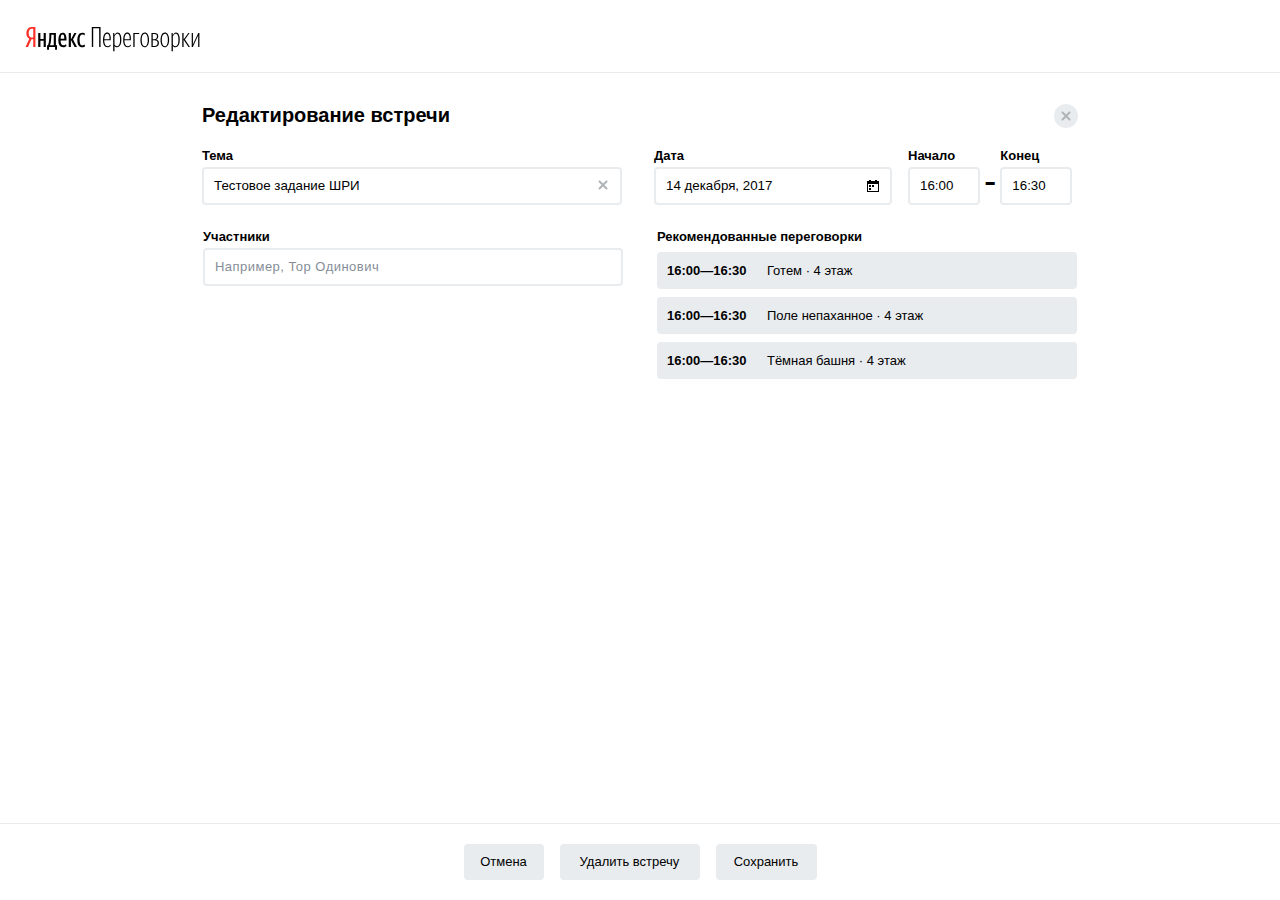
<file: edit-meet.html>
<!DOCTYPE html>
<html lang="en">

<head>
    <meta charset="UTF-8">
    <meta name="viewport" content="width=device-width, initial-scale=1.0">
    <meta http-equiv="X-UA-Compatible" content="ie=edge">
    <link rel="stylesheet" href="styles/style.css">
    <link rel="stylesheet" href="styles/new-meet.css">
    <link rel="stylesheet" href="styles/new-meet-mobile.css">
    <link rel="stylesheet" href="styles/edit-meet.css">
    <link rel="stylesheet" href="styles/edit-meet-mobile.css">
    <link rel="stylesheet" href="styles/style-mobile.css">
    <title>Document</title>
</head>

<body class="body-new-meet">
    <div class="modal-new-meet modal-delete">
        <div class="modal-new-meet_panel">
            <div class="modal-new-meet_container">
                <img class="modal-new-meet_icon" src="assets/emoji1.png" alt="">
                <div class="modal-new-meet_title">Встреча будет</div>
                <div class="modal-new-meet_title">удалена безвозвратно</div>
                <a class="buttons-container_cancel">Отмена</a>
                <a class="buttons-container_cancel">Удалить</a>
            </div>
        </div>
    </div>
    <header>
        <div class="header_container header_container_meet">
            <img class="header_logo" src="assets/logo.svg" alt="">
        </div>
    </header>
    <main class="main-new-meet">
        <div class="main_background">
            <div class="nmeet-container">
                <div class="title-line">
                    <div class="title-line_title">Редактирование встречи</div>
                    <a class="title-line_exit-button">
                        <img src="assets/close.svg" alt="">
                    </a>
                </div>
                <div class="theme-line">
                    <div class="theme">
                        <div class="theme_title">Тема</div>
                        <div class="theme_input-con">
                            <input class="theme_input" value="Тестовое задание ШРИ" type="text">
                            <img class="theme_close-icon" src="assets/close.svg" alt="">
                        </div>
                    </div>
                    <div class="time">
                        <div class="date">
                            <div class="theme_title">Дата</div>
                            <input class="date_input" value="14 декабря, 2017" type="text">
                        </div>
                        <div class="start-end">
                            <div class="start-block">
                                <div class="theme_title">Начало</div>
                                <input class="start-block_input" value="16:00" type="text">
                            </div>
                            <div class="start-end_separator">
                                <span>-</span>
                            </div>
                            <div class="end-block">
                                <div class="theme_title">Конец</div>
                                <input class="start-block_input" value="16:30" type="text">
                            </div>
                        </div>
                    </div>
                </div>
            </div>
        </div>
        <div class="nmeet-container">
            <div class="members-line">
                <div class="nmeet-container">
                    <div class="members">

                        <div class="members_input-block">
                            <div class="theme_title">Участники</div>
                            <input class="members_input" placeholder="Например, Тор Одинович" type="text">
                        </div>
                        <div class="members_show">

                        </div>
                    </div>
                </div>
                <div class="members-line_line"></div>
                <div class="nmeet-container">
                    <div class="select-room">
                        <div class="theme_title">Рекомендованные переговорки</div>
                        <div class="select-room_roomblock" id="room1">
                            <div class="select-room_container">
                                <span class="select-room_time">16:00—16:30</span>
                                <span class="select-room_room">Готем · 4 этаж</span>
                            </div>
                            <img class="selct-room_icon" src="assets/close.svg" alt="">
                        </div>
                        <div class="select-room_roomblock" id="room2">
                            <div class="select-room_container">
                                <span class="select-room_time">16:00—16:30</span>
                                <span class="select-room_room">Поле непаханное · 4 этаж</span>
                            </div>
                            <img class="selct-room_icon" src="assets/close.svg" alt="">
                        </div>
                        <div class="select-room_roomblock" id="room3">
                            <div class="select-room_container">
                                <span class="select-room_time">16:00—16:30</span>
                                <span class="select-room_room">Тёмная башня · 4 этаж</span>
                            </div>
                            <img class="selct-room_icon" src="assets/close.svg" alt="">
                        </div>
                    </div>
                </div>
            </div>
        </div>
        <div class="members-line_line"></div>
        <div class="delete-line">
            <div class="nmeet-container nmeet-container_delete">
                <a class="delete_button">Удалить встречу</a>
            </div>
        </div>
        <div class="members-line_line"></div>
    </main>
    <footer class="footer-new-meet">
        <div class="message-line">
            <div class="message-line_message">Выберите переговорку</div>
        </div>
        <div class="buttons-container">
            <a href="index.html" class="buttons-container_cancel">Отмена</a>
            <a class="buttons-container_delete">Удалить встречу</a>
            <a href="index.html" class="buttons-container_save">Сохранить</a>
        </div>
    </footer>
    <script src="scripts/new-meet.js"></script>
    <script src="scripts/edit-meet.js"></script>
</body>

</html>
</file>
<file: styles/style.css>
* {
  margin: 0px;
  box-sizing: border-box;
}
body {
  font-family: BlinkMacSystemFont, -apple-system, Helvetica Neue, Segoe UI,
    Roboto, Oxygen, Ubuntu, Cantarell, Open Sans, sans-serif;
}
.modal-new-meet {
  background: rgba(0, 16, 33, 0.40);
  display: flex;
  position: fixed;
  width: 100%;
  height: 100%;
  z-index: 200;
  display: none;
}
.modal-new-meet_panel {
  display: flex;
  width: 444px;
  height: 252px;
  margin: auto;
  background: white;
  box-shadow: 0 1px 16px 0 rgba(0, 44, 92, 0.28);
  border-radius: 8px;
}
.modal-new-meet_title {
  font-size: 20px;
  letter-spacing: 0;
  font-weight: bold;
  margin-bottom: 6.6px;
}
.modal-new-meet_subtitle,
.modal-new-meet_floor {
  font-size: 15px;
  letter-spacing: 0;
}
.modal-new-meet_subtitle {
  margin-bottom: 2.4px;
}
.modal-new-meet_container {
  margin: 0 auto;
  text-align: center;
}
.modal-new-meet_icon {
  margin-top: 35px;
  margin-bottom: 10px;
  height: 40px;
}
.modal-new-meet_floor {
  margin-bottom: 24px;
}
.modal-new-meet_button {
  text-decoration: none;
  text-align: center;
  height: 36px;
  line-height: 36px;
  width: 84px;
  color: white;
  background: #007dff;
  border-radius: 4px;
  font-weight: 500;
  font-size: 13px;
  display: inline-block;
}
.header_container {
  display: flex;
  margin-top: 18px;
  justify-content: space-between;
  margin-bottom: 17px;
}
.header_button {
  width: 140px;
  font-size: 13px;
  line-height: 36px;
  background: #007dff;
  color: white;
  height: 36px;
  text-decoration: none;
  text-align: center;
  border-radius: 4px;
  letter-spacing: 0px;
  font-weight: 500;
  margin-right: 24px;
  cursor: pointer;
  user-select: none;
}
.header_button:hover,
.modal-new-meet_button:hover {
  background: #0059ff;
}
.header_button:active,
.modal-new-meet_button:active {
  background: #0b00ff;
}
.header_button:disabled,
.modal-new-meet_button:disabled {
  background: #e9ecef;
}
.header_logo {
  margin-left: 24.6px;
  transform: translateY(1px);
}
.timebar {
  box-shadow: 0 -1px 0 0 #e9ecef;
  display: flex;
}
.timebar_main-container {
  margin-top: 11px;
  display: flex;
  flex-grow: 1;
  margin-bottom: 10px;
  margin-right: 5px;
}
.timebar_arrow-container {
  display: flex;
  width: 24px;
  height: 24px;
  background: #e9ecef;
  border-radius: 100px;
}
.timebar_img_left {
  margin: 0px 7px;
}
.timebar_img_right {
  margin: 0px 10px;
}
.timebar_date-container {
  display: flex;
  margin-left: 24px;
}
.timebar_date {
  font-size: 15px;
  line-height: 18px;
  color: #000000;
  letter-spacing: 0px;
  margin: 4px 15px;
  font-weight: 500;
  cursor: pointer;
  user-select: none;
}
.time-container_hours {
  font-size: 11px;
  color: #252525;
  letter-spacing: 0.4px;
  display: block;
  flex-grow: 1;
  text-align: right;
  font-weight: bold;
  position: relative;
}
.time-container_hours_passed {
  color: #858e98;
}
.time-container_hours_now {
  display: block;
}
.time-now {
  position: absolute;
  z-index: 4;
  top: -4px;
  left: -8px;
}
.time-now_line {
  height: 695px;
  border-left: 1px #007dff solid;
  position: absolute;
  left: 24px;
}
.time-now_ellips {
  border-radius: 100px;
  height: 20px;
  width: 49px;
  background: #007dff;
  display: flex;
}
.time-now-container {
  margin: auto;
  color: white;
}
.timebar_time-container {
  margin-top: 3px;
  display: flex;
  flex-grow: 1;
  margin-top: 7px;
  margin-left: -8px;
}
.main-container {
  display: flex;
  box-shadow: 0 -1px 0 0 #e9ecef;
}
.floor_row {
  display: flex;
  margin-top: 16px;
}
.floor {
  display: flex;
  flex-grow: 1;
  flex-direction: column;
}
.floor_row.floor_row-first {
  margin-top: 0px;
}
.floor_name {
  font-size: 11px;
  color: #858e98;
  letter-spacing: 0.4px;
  margin-top: 24px;
  font-weight: bold;
  text-transform: uppercase;
}
.floor_name.floor_name-first {
  margin-top: 22px;
}

.room_title {
  font-size: 15px;
  line-height: 17px;
  margin-top: 2px;
  font-weight: 500;
}
.room_subtitile {
  font-size: 13px;
  line-height: 17px;
}

.room,
.floor_name {
  margin-left: 25px;
  background-clip: border-box;
}
.floor-line {
  box-shadow: 0 -1px 0 0 #e9ecef;
}
.linear-back {
  position: absolute;
  width: 100%;
  height: 682px;
}
.linear-back_container {
  display: flex;
  margin-left: -35px;
  margin-right: 10px;
  z-index: 0;
}
.linear-back_cell {
  border-right: 1px #e9ecef solid;
  flex-grow: 1;
  height: 682px;
  z-index: 0;
}
.linear-back_cell.double-line {
  border-left: 1px #e9ecef solid;
}
.table-container {
  position: relative;
  flex-grow: 1;
  background: #f6f7f9;
  height: 682px;
  display: flex;
}
.floor:nth-last-of-type(1) {
  padding-bottom: 150px;
}
.floor_row:nth-of-type(2) {
  margin-top: 8px;
}

.leftbar {
  width: 245px;
  background: white;
  z-index: 2;
}
.floor_row.floor_row-tablet {
  height: 28px;
  display: flex;
  flex-grow: 0;
  margin-left: -36px;
  margin-right: 10px;
  position: relative;
  margin-top: 25px;
}
.table-container_rows {
  display: flex;
  flex-grow: 1;
  flex-direction: column;
  z-index: 1;
}
.floor_row.floor_row-tablet.floor_row-first {
  margin-top: 14px;
}
.floor_row.floor_row-tablet.floor_row-first + .floor_row.floor_row-tablet {
  margin-top: 8px;
}

.floor_table-hour {
  flex-grow: 1;
  display: flex;
  position: relative;
  border-right: 1px #e9ecef solid;
}
.table-hour_1-block {
  background: #d5dfe9;
  height: 100%;
  width: 100%;
}
.table-hour_2-block {
  background: #fff;
  height: 100%;
}
.table-hour_3-block {
  background: #d5dfe9;
  height: 100%;
}
.floor_lasthour {
  position: absolute;
  height: 28px;
  width: 10px;
  right: -10px;
  background: #d5dfe9;
}
.floor_button {
  position: relative;
  width: 100%;
  font-size: 25px;
  background: #2b50fd;
  border-radius: 2px;
  display: none;
  cursor: pointer;
  user-select: none;
}
.floor_button:active {
  background: #1d00fe;
}
.floor_button > span {
  position: absolute;
  top: 50%;
  left: 50%;
  transform: translate(-50%, -20px);
  color: white;
}

.floor_row_completed .room_title,
.floor_row_completed .room_subtitile {
  color: #858e98;
}
.floor_table-hour:not(.floor_table-hour_completed) > .table-hour_1-block {
  width: 0px;
}
.floor_table-hour:not(.floor_table-hour_completed) > .table-hour_2-block {
  width: 100%;
}
.floor_table-hour:not(.floor_table-hour_completed):hover .table-hour_2-block {
  display: none;
}
.floor_table-hour:not(.floor_table-hour_completed):hover .floor_button {
  display: block;
}
.floor_table-hour.floor_table-hour_nobutton:hover .table-hour_2-block {
  display: block;
}
.floor_table-hour.floor_table-hour_nobutton:hover .floor_button {
  display: none;
}

.modal-in-cell {
  background: #ffffff;
  box-shadow: 0 1px 16px 0 rgba(0, 44, 92, 0.28);
  border-radius: 8px;
  width: 338px;
  height: 114.8px;
  position: absolute;
  top: 28px;
  z-index: 3;
  transform: translateX(-135px);
}
.display_none {
  display: none;
}
.modal-in-cell::after {
  content: '';
  position: absolute;
  left: 164px;
  top: -18px;
  border: 8px solid transparent;
  border-bottom: 10px solid white;
}
.modal-in-cell_closeicon {
  position: absolute;
  right: 8px;
  top: 8px;
  height: 24px;
  width: 24px;
  background: #e9ecef;
  border-radius: 100px;
  display: flex;
  cursor: pointer;
}

.modal-in-cell_closeicon:hover img {
  opacity: 1;
}
.modal-in-cell_closeicon img {
  opacity: 0.43;
}
.modal-in-cell_closeicon > a {
  margin: auto;
}
.modal-in-cell_title {
  margin-top: 14.8px;
  font-weight: bold;
  font-size: 15px;
  letter-spacing: 0;
  line-height: 24px;
}
.modal-in-cell_subtitle {
  font-size: 13px;
  letter-spacing: 0;
  line-height: 17px;
  margin-bottom: 20px;
}
.modal-in-cell_container {
  margin-left: 16px;
  font-size: 13px;
  letter-spacing: 0;
  line-height: 17px;
}
.modal-in-cell_users > img {
  border-radius: 100%;
  background: black;
  margin-right: 8px;
}
.modal-in-cell_users {
  display: flex;
}
.modal-in-cell_users > span {
  transform: translateY(2px);
}
.modal-in-cell_users > span:nth-last-of-type(1) {
  color: #858e98;
  margin-left: 2px;
}
.floor:nth-of-type(1) .floor_row.floor_row-tablet:nth-child(3) .floor_table-hour:nth-of-type(7)
  > .table-hour_1-block {
  width: 10%;
}
.floor:nth-of-type(1) .floor_row.floor_row-tablet:nth-child(3) .floor_table-hour:nth-of-type(7)
  > .table-hour_2-block {
  width: 90%;
}
.floor:nth-of-type(1) .floor_row.floor_row-tablet:nth-child(3) .floor_table-hour:nth-of-type(10)
  > .table-hour_2-block {
  width: 10%;
}
.floor:nth-of-type(1) .floor_row.floor_row-tablet:nth-child(3) .floor_table-hour:nth-of-type(10)
  > .table-hour_1-block:nth-of-type(3) {
  width: 90%;
}
.floor:nth-of-type(1) .floor_row.floor_row-tablet:nth-child(4) .floor_table-hour:nth-of-type(7)
  > .table-hour_1-block {
  width: 10%;
}
.floor:nth-of-type(1) .floor_row.floor_row-tablet:nth-child(4) .floor_table-hour:nth-of-type(9)
  > .table-hour_2-block {
  width: 80%;
}
.floor:nth-of-type(1) .floor_row.floor_row-tablet:nth-child(4) .floor_table-hour:nth-of-type(9)
  > .table-hour_3-block {
  width: 20%;
}
.floor:nth-of-type(2) .floor_row.floor_row-tablet:nth-child(2) .floor_table-hour:nth-of-type(7)
  > .table-hour_1-block {
  width: 10%;
}
.floor:nth-of-type(2) .floor_row.floor_row-tablet:nth-child(2) .floor_table-hour:nth-of-type(7)
  > .table-hour_1-block {
  width: 10%;
}
.floor:nth-of-type(2) .floor_row.floor_row-tablet:nth-child(2) .floor_table-hour:nth-of-type(8)
  > .table-hour_2-block {
  width: 90%;
}
.floor:nth-of-type(2) .floor_row.floor_row-tablet:nth-child(2) .floor_table-hour:nth-of-type(8)
  > .table-hour_3-block {
  width: 10%;
}
.floor:nth-of-type(2) .floor_row.floor_row-tablet:nth-child(2) .floor_table-hour:nth-of-type(9)
  > .table-hour_1-block {
  width: 50%;
}
.floor:nth-of-type(2) .floor_row.floor_row-tablet:nth-child(2) .floor_table-hour:nth-of-type(9)
  > .table-hour_2-block {
  width: 50%;
}
.floor:nth-of-type(2) .floor_row.floor_row-tablet:nth-child(2) .floor_table-hour:nth-of-type(11)
  > .table-hour_2-block {
  width: 50%;
}
.floor:nth-of-type(2) .floor_row.floor_row-tablet:nth-child(2) .floor_table-hour:nth-of-type(11)
  > .table-hour_3-block {
  width: 50%;
}
.floor:nth-of-type(2) .floor_row.floor_row-tablet:nth-child(2) .floor_table-hour:nth-of-type(12)
  > .table-hour_1-block {
  width: 95%;
}
.floor:nth-of-type(2) .floor_row.floor_row-tablet:nth-child(2) .floor_table-hour:nth-of-type(12)
  > .table-hour_2-block {
  width: 5%;
}
.floor:nth-of-type(2) .floor_row.floor_row-tablet:nth-child(2) .floor_table-hour:nth-of-type(13)
  > .table-hour_2-block {
  width: 10%;
}
.floor:nth-of-type(2) .floor_row.floor_row-tablet:nth-child(2) .floor_table-hour:nth-of-type(13)
  > .table-hour_3-block {
  width: 90%;
}
.floor:nth-of-type(2) .floor_row.floor_row-tablet:nth-child(2) .floor_table-hour:nth-of-type(14)
  > .table-hour_1-block {
  width: 20%;
}
.floor:nth-of-type(2) .floor_row.floor_row-tablet:nth-child(2) .floor_table-hour:nth-of-type(14)
  > .table-hour_2-block {
  width: 80%;
}
.floor:nth-of-type(2) .floor_row.floor_row-tablet:nth-child(2) .floor_table-hour:nth-of-type(15)
  > .table-hour_2-block {
  width: 85%;
}
.floor:nth-of-type(2) .floor_row.floor_row-tablet:nth-child(2) .floor_table-hour:nth-of-type(15)
  > .table-hour_3-block {
  width: 15%;
}
.floor:nth-of-type(2) .floor_row.floor_row-tablet:nth-child(3) .floor_table-hour:nth-of-type(9)
  > .table-hour_1-block {
  width: 10%;
}
.floor:nth-of-type(2) .floor_row.floor_row-tablet:nth-child(3) .floor_table-hour:nth-of-type(9)
  > .table-hour_2-block {
  width: 90%;
}
.floor:nth-of-type(2) .floor_row.floor_row-tablet:nth-child(3) .floor_table-hour:nth-of-type(10)
  > .table-hour_2-block {
  width: 70%;
}
.floor:nth-of-type(2) .floor_row.floor_row-tablet:nth-child(3) .floor_table-hour:nth-of-type(10)
  > .table-hour_3-block {
  width: 30%;
}
.floor:nth-of-type(2) .floor_row.floor_row-tablet:nth-child(3) .floor_table-hour:nth-of-type(11)
  > .table-hour_1-block {
  width: 95%;
}
.floor:nth-of-type(2) .floor_row.floor_row-tablet:nth-child(3) .floor_table-hour:nth-of-type(11)
  > .table-hour_2-block {
  width: 5%;
}
.floor:nth-of-type(2) .floor_row.floor_row-tablet:nth-child(3) .floor_table-hour:nth-of-type(12)
  > .table-hour_2-block {
  width: 90%;
}
.floor:nth-of-type(2) .floor_row.floor_row-tablet:nth-child(3) .floor_table-hour:nth-of-type(12)
  > .table-hour_3-block {
  width: 10%;
}
.floor:nth-of-type(2) .floor_row.floor_row-tablet:nth-child(3) .floor_table-hour:nth-of-type(13)
  > .table-hour_1-block {
  width: 80%;
}
.floor:nth-of-type(2) .floor_row.floor_row-tablet:nth-child(3) .floor_table-hour:nth-of-type(13)
  > .table-hour_2-block {
  width: 20%;
}
.floor:nth-of-type(2) .floor_row.floor_row-tablet:nth-child(3) .floor_table-hour:nth-of-type(14)
  > .table-hour_2-block {
  width: 25%;
}
.floor:nth-of-type(2) .floor_row.floor_row-tablet:nth-child(3) .floor_table-hour:nth-of-type(14)
  > .table-hour_3-block {
  width: 75%;
}
.floor:nth-of-type(2) .floor_row.floor_row-tablet:nth-child(4) .floor_table-hour:nth-of-type(8)
  > .table-hour_1-block {
  width: 30%;
}
.floor:nth-of-type(2) .floor_row.floor_row-tablet:nth-child(4) .floor_table-hour:nth-of-type(8)
  > .table-hour_2-block {
  width: 70%;
}
.floor:nth-of-type(2) .floor_row.floor_row-tablet:nth-child(4) .floor_table-hour:nth-of-type(9)
  > .table-hour_2-block {
  width: 65%;
}
.floor:nth-of-type(2) .floor_row.floor_row-tablet:nth-child(4) .floor_table-hour:nth-of-type(9)
  > .table-hour_3-block {
  width: 35%;
}
.floor:nth-of-type(2) .floor_row.floor_row-tablet:nth-child(4) .floor_table-hour:nth-of-type(12)
  > .table-hour_1-block {
  width: 60%;
}
.floor:nth-of-type(2) .floor_row.floor_row-tablet:nth-child(4) .floor_table-hour:nth-of-type(12)
  > .table-hour_2-block {
  width: 40%;
}
.floor:nth-of-type(2) .floor_row.floor_row-tablet:nth-child(4) .floor_table-hour:nth-of-type(13)
  > .table-hour_2-block {
  width: 20%;
}
.floor:nth-of-type(2) .floor_row.floor_row-tablet:nth-child(4) .floor_table-hour:nth-of-type(13)
  > .table-hour_3-block {
  width: 80%;
}
.floor:nth-of-type(2) .floor_row.floor_row-tablet:nth-child(4) .floor_table-hour:nth-of-type(14)
  > .table-hour_1-block {
  width: 80%;
}
.floor:nth-of-type(2) .floor_row.floor_row-tablet:nth-child(4) .floor_table-hour:nth-of-type(14)
  > .table-hour_2-block {
  width: 20%;
}
.floor:nth-of-type(2) .floor_row.floor_row-tablet:nth-child(4) .floor_table-hour:nth-of-type(17)
  > .table-hour_2-block {
  width: 80%;
}
.floor:nth-of-type(2) .floor_row.floor_row-tablet:nth-child(4) .floor_table-hour:nth-of-type(17)
  > .table-hour_3-block {
  width: 20%;
}
.floor:nth-of-type(2) .floor_row.floor_row-tablet:nth-child(5) .floor_table-hour:nth-of-type(7)
  > .table-hour_1-block {
  width: 80%;
}
.floor:nth-of-type(2) .floor_row.floor_row-tablet:nth-child(5) .floor_table-hour:nth-of-type(7)
  > .table-hour_2-block {
  width: 20%;
}
.floor:nth-of-type(2) .floor_row.floor_row-tablet:nth-child(5) .floor_table-hour:nth-of-type(9)
  > .table-hour_4-block {
  width: 35%;
  background: white;
}
.floor:nth-of-type(2) .floor_row.floor_row-tablet:nth-child(5) .floor_table-hour:nth-of-type(9)
  > .table-hour_1-block {
  width: 25%;
}
.floor:nth-of-type(2) .floor_row.floor_row-tablet:nth-child(5) .floor_table-hour:nth-of-type(9)
  > .table-hour_2-block {
  width: 40%;
}
.floor:nth-of-type(2) .floor_row.floor_row-tablet:nth-child(5) .floor_table-hour:nth-of-type(11)
  > .table-hour_2-block {
  width: 30%;
}
.floor:nth-of-type(2) .floor_row.floor_row-tablet:nth-child(5) .floor_table-hour:nth-of-type(11)
  > .table-hour_3-block {
  width: 70%;
}
.floor:nth-of-type(2) .floor_row.floor_row-tablet:nth-child(5) .floor_table-hour:nth-of-type(12)
  > .table-hour_1-block {
  width: 95%;
}
.floor:nth-of-type(2) .floor_row.floor_row-tablet:nth-child(5) .floor_table-hour:nth-of-type(12)
  > .table-hour_2-block {
  width: 5%;
}
.floor:nth-of-type(2) .floor_row.floor_row-tablet:nth-child(5) .floor_table-hour:nth-of-type(13)
  > .table-hour_2-block {
  width: 10%;
}
.floor:nth-of-type(2) .floor_row.floor_row-tablet:nth-child(5) .floor_table-hour:nth-of-type(13)
  > .table-hour_3-block {
  width: 90%;
}
.floor:nth-of-type(2) .floor_row.floor_row-tablet:nth-child(5) .floor_table-hour:nth-of-type(14)
  > .table-hour_1-block {
  width: 70%;
}
.floor:nth-of-type(2) .floor_row.floor_row-tablet:nth-child(5) .floor_table-hour:nth-of-type(14)
  > .table-hour_2-block {
  width: 30%;
}
.floor:nth-of-type(2) .floor_row.floor_row-tablet:nth-child(5) .floor_table-hour:nth-of-type(15)
  > .table-hour_2-block {
  width: 65%;
}
.floor:nth-of-type(2) .floor_row.floor_row-tablet:nth-child(5) .floor_table-hour:nth-of-type(15)
  > .table-hour_3-block {
  width: 35%;
}
.floor:nth-of-type(2) .floor_row.floor_row-tablet:nth-child(6) .floor_table-hour:nth-of-type(7)
  > .table-hour_1-block {
  width: 60%;
}
.floor:nth-of-type(2) .floor_row.floor_row-tablet:nth-child(6) .floor_table-hour:nth-of-type(7)
  > .table-hour_2-block {
  width: 40%;
}
.floor:nth-of-type(2) .floor_row.floor_row-tablet:nth-child(6) .floor_table-hour:nth-of-type(8)
  > .table-hour_2-block {
  width: 75%;
}
.floor:nth-of-type(2) .floor_row.floor_row-tablet:nth-child(6) .floor_table-hour:nth-of-type(8)
  > .table-hour_3-block {
  width: 25%;
}
.floor:nth-of-type(2) .floor_row.floor_row-tablet:nth-child(6) .floor_table-hour:nth-of-type(12)
  > .table-hour_1-block {
  width: 95%;
}
.floor:nth-of-type(2) .floor_row.floor_row-tablet:nth-child(6) .floor_table-hour:nth-of-type(12)
  > .table-hour_2-block {
  width: 5%;
}
.floor:nth-of-type(2) .floor_row.floor_row-tablet:nth-child(6) .floor_table-hour:nth-of-type(13)
  > .table-hour_2-block {
  width: 20%;
}
.floor:nth-of-type(2) .floor_row.floor_row-tablet:nth-child(6) .floor_table-hour:nth-of-type(13)
  > .table-hour_1-block {
  width: 30%;
}
.floor:nth-of-type(2) .floor_row.floor_row-tablet:nth-child(6) .floor_table-hour:nth-of-type(13)
  > .table-hour_3-block {
  width: 30%;
}
.floor:nth-of-type(2) .floor_row.floor_row-tablet:nth-child(6) .floor_table-hour:nth-of-type(14)
  > .table-hour_1-block {
  width: 50%;
}
.floor:nth-of-type(2) .floor_row.floor_row-tablet:nth-child(6) .floor_table-hour:nth-of-type(14)
  > .table-hour_2-block {
  width: 50%;
}
.timebar_mobile-container {
  display: flex;
  position: relative;
}
.timebar_date:hover {
  color: #0070e0;
}
.timebar_date:active {
  color: #1d54fe;
}

.timebar_date-container.timebar_date-container-mobile {
  display: none;
  position: relative;
}
.floor_mobile-title {
  display: none;
  position: absolute;
  z-index: 3;
  font-weight: bold;
  font-size: 11px;
  color: #262626;
  letter-spacing: 0.4px;
  left: 10px;
  line-height: 24px;
  width: 98px;
  background: white;
  box-shadow: 0 1px 8px 0 rgba(0, 44, 92, 0.28);
  border-radius: 4px;
  text-align: center;
}
.calendar {
  position: absolute;
  z-index: 5;
  background: #fff;
  width: 604px;
  height: 232px;
  border-radius: 4px;
  font-size: 12px;
  box-shadow: 0 1px 8px 0;
  top: 36px;
  display: none;
}
table {
  text-align: right;
}
td,
th {
  padding: 2px 7px;
}
.calendar_month-title {
  text-align: center;
  margin-top: 10px;
  margin-bottom: 10px;
  font-size: 14px;
  font-weight: 500;
}
.calendar_container {
  display: flex;
  justify-content: center;
  padding: 16px;
}
.calendar_december,
.calendar_january,
.calendar_february {
  background: #f6f7f9;
  border-radius: 4px;
}
.calendar_december,
.calendar_january {
  margin-right: 16px;
}
.td_light {
  color: rgb(152, 169, 185);
}
.td_today {
  background: #0059ff;
  color: white;
}
.timebar_date-container.timebar_date-container-mobile .calendar {
  width: 360px;
  height: 380px;
  font-size: 9px;
  top: 58px;
}
.timebar_date-container.timebar_date-container-mobile .calendar_container {
  flex-direction: column;
}
.timebar_date-container.timebar_date-container-mobile table {
  margin: auto;
}
.timebar_date-container.timebar_date-container-mobile .calendar_month-title {
  margin-left: 15px;
  margin-right: 20px;
  font-size: 14px;
}
.timebar_date-container.timebar_date-container-mobile td,
.timebar_date-container.timebar_date-container-mobile th {
  padding: 1px 10px;
}
.timebar_date-container.timebar_date-container-mobile .calendar_december,
.timebar_date-container.timebar_date-container-mobile .calendar_january,
.timebar_date-container.timebar_date-container-mobile .calendar_february {
  flex-direction: row;
  display: flex;
  justify-content: space-between;
}
.timebar_date-container.timebar_date-container-mobile .calendar_december,
.timebar_date-container.timebar_date-container-mobile .calendar_january {
  margin-right: 0px;
  margin-bottom: 2px;
}
.floor_mobile-title.floor_mobile-title_disabled {
  color: #858e98;
}
</file>
<file: styles/style-mobile.css>
@media screen and (max-width: 850px) {
  main {
    overflow: auto;
  }
  .leftbar .floor {
    background: #f6f7f9;
  }
  .leftbar {
    width: 181px;
  }
  .header_logo {
    width: 149px;
    height: 20.9px;
    margin-left: 20.5px;
  }
  .header_container {
    margin-top: 15.8px;
    padding-bottom: 11.3px;
    margin-bottom: 0px;
    box-shadow: 0 1px 0 0 #e9ecef;
  }
  .header_button {
    display: none;
  }
  .timebar_main-container {
    flex-direction: column;
  }
  .timebar_mobile-container {
    width: 328px;
    justify-content: center;
  }
  .timebar_date {
    margin: 4px 52px;
  }
  .timebar_main-container {
    margin-top: 0px;
    margin-bottom: 12px;
  }
  .timebar_date-container {
    justify-content: center;
    margin-left: 0px;
    margin-bottom: 12px;
  }
  .timebar_time-container {
    margin-top: 9px;
    margin-bottom: 10px;
    margin-left: 232px;
  }

  .timebar_main-container {
    margin-bottom: 0px;
  }
  .time-container_hours {
    flex-grow: 0;
    color: #262626;
    text-align: center;
    margin-right: 51.6px;
  }
  .timebar_date-container.timebar_date-container-mobile {
    display: flex;
    padding-top: 12px;
    margin-bottom: 0px;
    padding-bottom: 12px;
    box-shadow: 0 1px 0 0 #e9ecef;
  }
  header {
    z-index: 5;
    background: white;
    width: 100vw;
    top: 0px;
  }
  .timebar {
    box-shadow: none;
  }
  .floor_row {
    margin-top: 2px;
  }
  .room {
    padding: 11px 0px;
  }
  .leftbar .floor_row {
    background: white;
  }
  .floor_row.floor_row-first {
    background: transparent;
  }
  .floor_row.floor_row-first .floor_name {
    margin-top: 16px;
  }
  .floor_row.floor_row-tablet {
    margin-left: 0px;
    height: 58px;
  }
  .floor_table-hour {
    flex-grow: 0;
    width: 65px;
    height: 100%;
  }

  .floor {
    flex-grow: 0;
  }
  .floor:nth-last-of-type(1) {
    padding-bottom: 0px;
  }
  .floor_row.floor_row-tablet {
    margin-top: 2px;
  }
  .floor_row.floor_row-tablet.floor_row-first {
    margin-top: 0px;
    height: 39px;
  }
  .floor_row.floor_row-tablet.floor_row-first + .floor_row.floor_row-tablet {
    margin-top: 0px;
  }
  .linear-back_cell,
  .linear-back,
  .table-container {
    height: 614px;
  }
  .table-container {
    flex-grow: 0;
  }
  .linear-back_container {
    margin-left: 0px;
  }
  .time-container_hours:last-child {
    margin-right: 0px;
  }
  .leftbar,
  .table-container {
    flex-shrink: 0;
  }
  .floor_lasthour {
    height: 58px;
  }
  .timebar_arrow-container {
    height: 32px;
    width: 32px;
    position: relative;
  }
  .timebar_img_left,
  .timebar_img_right {
    position: absolute;
    height: 15.3px;
    margin: 0;
    top: 50%;
    left: 50%;
    transform: translate(-50%, -50%);
  }
  .timebar_date-container {
    display: none;
  }
  .timebar_date-container.timebar_date-container-mobile {
    display: flex;
  }
  .floor_button > span {
    display: none;
  }
  .modal-in-cell {
    height: 136.8px;
    width: 360px;
    position: fixed;
    left: 50%;
    transform: translate(-50%, -50%);
    z-index: 35;
  }
  .modal-in-cell::after {
    left: 231px;
    top: -17px;
    border: 7px solid transparent;
    border-bottom: 10px solid white;
  }
  .floor_table-hour {
    position: static;
  }
  .modal-in-cell#meeting_1 {
    top: 285px;
  }
  .modal-in-cell#meeting_2,
  .modal-in-cell#meeting_3 {
    top: 339px;
  }
  .modal-in-cell#meeting_4,
  .modal-in-cell#meeting_5 {
    top: 402px;
  }
  .modal-in-cell#meeting_6 {
    top: 462px;
  }
  .modal-in-cell_title {
    font-size: 20px;
    margin-bottom: 8px;
  }
  .modal-in-cell_subtitle {
    font-size: 15px;
  }
  .modal-in-cell_users img {
    width: 32px;
    height: 32px;
  }
  .modal-in-cell_users span {
    font-size: 15px;
  }
  .modal-in-cell_users > span {
    transform: translateY(6px);
  }
  .leftbar {
    z-index: 1;
  }
  .modal-new-meet_panel {
    width: 360px;
    height: 267px;
    margin-left: auto;
    margin-right: auto;
    margin-top: 330px;
  }
  .modal-new-meet_floor {
    margin-bottom: 31px;
  }
  .modal-new-meet_button {
    width: 120px;
    height: 44px;
    line-height: 44px;
    font-size: 15px;
  }
  .modal-new-meet {
    background: rgba(0, 16, 33, 0.80);
  }
}
</file>
<file: styles/new-meet.css>
* {
  box-sizing: border-box;
}
.body-new-meet {
  height: 100vh;
  flex-direction: column;
}
.body-new-meet,
.main-new-meet,
.title-line,
.title-line_exit-button,
.theme-line,
.time,
.start-end,
.start-end_separator,
.members-line,
.footer-new-meet,
.buttons-container,
.select-room_roomblock {
  display: flex;
}
.header_container.header_container_meet {
  margin-top: 25px;
  margin-bottom: 21.6px;
}
.main-new-meet {
  box-shadow: 0 -1px 0 0 #e9ecef;
  flex-grow: 1;
  flex-direction: column;
}
.start-end_separator > span {
  margin: auto;
  font-weight: lighter;
  font-size: 37px;
  transform: translateY(5px);
}
.nmeet-container {
  width: 876px;
  margin: 0 auto;
}
.title-line {
  margin-top: 31px;
  justify-content: space-between;
  font-size: 20px;
  font-weight: bold;
  margin-bottom: 20px;
}
.title-line_exit-button {
  width: 24px;
  height: 24px;
  background: #e9ecef;
  border-radius: 100px;
  cursor: pointer;
}
.title-line_exit-button img {
  margin: auto;
}
.theme,
.time,
.members,
.select-room {
  width: 420px;
}
.theme,
.members {
  margin-right: 32px;
}
.theme_input,
.members_input {
  width: 100%;
}
input {
  height: 38px;
  border: 2px solid #e9ecef;
  border-radius: 4px;
  padding-left: 10px;
  outline: none;
}
input:hover {
  border: 2px solid #007dff;
}
input::placeholder {
  font-size: 13px;
  color: #858e98;
  letter-spacing: 0.47px;
}
.theme_title {
  font-size: 13px;
  letter-spacing: 0;
  font-weight: bold;
  margin-bottom: 4px;
}
.date_input {
  width: 238px;
  margin-right: 16px;
  background-image: url(../assets/calendar.svg);
  background-repeat: no-repeat;
  background-position: 95% 50%;
}

.start-end_separator {
  margin: 0px 4px;
}
.start-block_input {
  width: 72px;
}
.theme-line {
  margin-bottom: 24px;
}
.footer-new-meet {
  height: 76px;
  box-shadow: 0 -1px 0 0 #e9ecef;
}
.buttons-container {
  margin: auto;
}
.buttons-container_cancel {
  background: #e9ecef;
  border-radius: 4px;
  width: 80px;
  height: 36px;
  text-align: center;
  text-decoration: none;
  color: black;
  line-height: 36px;
  margin-right: 16px;
  cursor: pointer;
  font-weight: 500;
  font-size: 13px;
  letter-spacing: 0;
  user-select: none;
}
.buttons-container_cancel:hover {
  background: rgba(0, 16, 33, 0.05);
}
.buttons-container_cancel:active {
  background: rgba(4, 29, 56, 0.14);
}
.buttons-container_cancel:disabled {
  background: #e2e5e8;
  color: rgba(0, 0, 0, 0.20);
}
.select-room_roomblock {
  height: 37px;
  background: #e9ecef;
  border-radius: 4px;
  margin-top: 8px;
  cursor: pointer;
  position: relative;
}
.select-room_time {
  font-size: 13px;
  letter-spacing: 0;
  font-weight: bold;
  margin-right: 16px;
}
.select-room_room {
  font-size: 13px;
  letter-spacing: 0;
}
.select-room_container {
  margin: auto 10px;
}
.selct-room_icon {
  position: absolute;
  right: 15.4px;
  top: 14.4px;
  display: none;
}
.members-line .nmeet-container {
  width: auto;
}

.message-line_message {
  font-size: 15px;
  color: #ffffff;
  font-weight: bold;
  margin: auto 16px;
}

.message-line {
  background: rgba(0, 16, 33, 0.80);
  opacity: 0.93;
  height: 43px;
  display: none;
}
.header_button {
  margin-right: 0px;
}
.membres-show_icon {
  height: 24px;
  width: 24px;
  border-radius: 100px;
  margin-right: 8px;
}
.members_show {
  display: flex;
  margin-top: 12px;
  flex-wrap: wrap;
}
.members-show_name {
  margin-right: 15px;
}
.members-show_close-icon {
  margin-right: 9.1px;
  cursor: pointer;
}
.members-show_show-block {
  display: flex;
  border-radius: 16px;
  background: #e9ecef;
  margin-right: 8px;
  margin-bottom: 8px;
}
</file>
<file: styles/new-meet-mobile.css>
@media screen and (max-width: 900px) {
  .nmeet-container {
    width: 90%;
  }
  .theme-line,
  .time,
  .theme,
  .date_input,
  .start-block_input,
  .members,
  .select-room {
    width: 100%;
  }
  .start-end {
    width: 50%;
  }
  .date_input {
    margin-right: 0px;
  }
  .date {
    margin-right: 15px;
  }
  .members-line .nmeet-container {
    width: 100%;
  }
  .members-line .nmeet-container:nth-of-type(1) {
    margin-right: 32px;
  }
}

@media screen and (max-width: 708px) {
  .main-new-meet > .nmeet-container {
    width: 100%;
    background: white;
  }
  .members-line .nmeet-container:nth-of-type(1) {
    margin-right: auto;
  }
  .members-line .nmeet-container {
    width: 328px;
  }
  .header_container.header_container_meet {
    margin-top: 15.8px;
    margin-bottom: 12.3px;
  }
  .header_logo {
    width: 149px;
    height: 20.9px;
    margin-left: 20.5px;
  }
  .body-new-meet {
    height: auto;
  }
  .main_background:nth-of-type(1) {
    background: white;
  }
  .main-new-meet {
    background: #e9ecef;
  }
  input {
    font-size: 15px;
  }
  .nmeet-container {
    width: 328px;
  }
  .theme-line,
  .time,
  .members-line {
    flex-direction: column;
  }
  .title-line_exit-button {
    display: none;
  }
  .theme,
  .members {
    margin-right: 0px;
  }
  .start-end_separator > span {
    transform: translateY(-10px);
  }
  .start-end {
    width: 100%;
    margin-top: 8px;
  }
  .title-line {
    margin-bottom: 0px;
  }
  .theme,
  .date,
  .members,
  .select-room {
    margin-top: 16px;
  }
  .start-end .theme_title {
    display: none;
  }
  .theme-line {
    margin-bottom: 20px;
  }
  .main_background {
    margin-bottom: 8px;
  }
  .date {
    margin-right: 0px;
  }
  .members-line_line {
    background: #e9ecef;
    height: 8px;
    width: 100%;
  }
  .members {
    margin-bottom: 20px;
  }
  .footer-new-meet {
    position: fixed;
    bottom: 0px;
    width: 100%;
    height: 123px;
    flex-direction: column;
    background: white;
  }
  .message-line {
    display: flex;
  }
  .buttons-container_cancel {
    display: none;
  }
  .buttons-container {
    height: 80px;
  }
  .header_button {
    margin-top: 16px;
    width: 238px;
    height: 44px;
    line-height: 44px;
    font-size: 15px;
  }
  .main-new-meet {
    margin-bottom: 141px;
  }
}

@media screen and (max-width: 328px) {
  .nmeet-container {
    width: 100%;
  }
  .members-line .nmeet-container {
    width: 100%;
  }
}
</file>
<file: styles/edit-meet.css>
.buttons-container_delete,
.buttons-container_save {
  background: #e9ecef;
  border-radius: 4px;
  text-align: center;
  line-height: 36px;
  cursor: pointer;
  font-weight: 500;
  font-size: 13px;
  letter-spacing: 0;
  user-select: none;
  color: black;
  text-decoration: none;
}
.buttons-container_delete:hover,
.buttons-container_save:hover {
  background: rgba(0, 16, 33, 0.05);
}
.buttons-container_delete:active,
.buttons-container_save:active {
  background: rgba(4, 29, 56, 0.14);
}
.buttons-container_delete:disabled,
.buttons-container_save:disabled,
.buttons-container_cancel:disabled {
  background: #e2e5e8;
  color: rgba(0, 0, 0, 0.20);
}
.buttons-container_delete {
  width: 140px;
  height: 36px;
  margin-right: 16px;
}
.buttons-container_cancel {
  text-decoration: none;
  color: black;
  display: inline-block;
}
.buttons-container_save {
  width: 101px;
  height: 36px;
}
.theme_input-con {
  position: relative;
}
.theme_close-icon {
  position: absolute;
  right: 14px;
  top: 13.4px;
}
.delete-line {
  display: none;
}
.modal-new-meet.modal-delete .modal-new-meet_panel {
  height: 230px;
}
.modal-new-meet.modal-delete .modal-new-meet_title:first-of-type {
  margin-bottom: -4px;
}
.modal-new-meet_title:last-of-type {
  margin-bottom: 23px;
}
.modal-new-meet.modal-delete .buttons-container_cancel:last-of-type {
  width: 86px;
  margin-right: 0px;
}
.modal-new-meet.modal-delete .buttons-container_cancel:first-of-type {
  margin-bottom: 9px;
}
</file>
<file: styles/edit-meet-mobile.css>
@media screen and (max-width: 708px) {
  .buttons-container_cancel {
    display: block;
    width: 103px;
  }
  .buttons-container_delete {
    display: none;
  }
  .footer-new-meet {
    height: 80px;
  }
  .message-line {
    display: none;
  }
  .buttons-container {
    margin-right: 16px;
    margin-top: auto;
    margin-bottom: auto;
    height: auto;
  }
  .buttons-container_cancel,
  .buttons-container_save {
    height: 44px;
    font-size: 15px;
    line-height: 44px;
  }
  .buttons-container_save {
    width: 128px;
    color: white;
    background: #007dff;
  }
  .buttons-container_save:hover {
    background: #007dff;
  }
  .buttons-container_save:active {
    background: #0059ff;
  }
  .select-room {
    margin-bottom: 20px;
  }
  .delete-line {
    display: flex;
    background: white;
  }
  .nmeet-container.nmeet-container_delete {
    width: 328px;
    margin: auto;
  }
  .delete_button {
    display: block;
    line-height: 54px;
    text-align: center;
    width: 100%;
    height: 54px;
    font-weight: 500;
    font-size: 15px;
    outline: none;
    color: #ff3333;
    cursor: pointer;
  }
  .modal-new-meet.modal-delete .buttons-container_cancel {
    display: inline-block;
    margin-bottom: 0px;
  }
  .modal-new-meet.modal-delete .buttons-container_cancel:last-of-type {
    width: 111px;
  }
}
</file>
